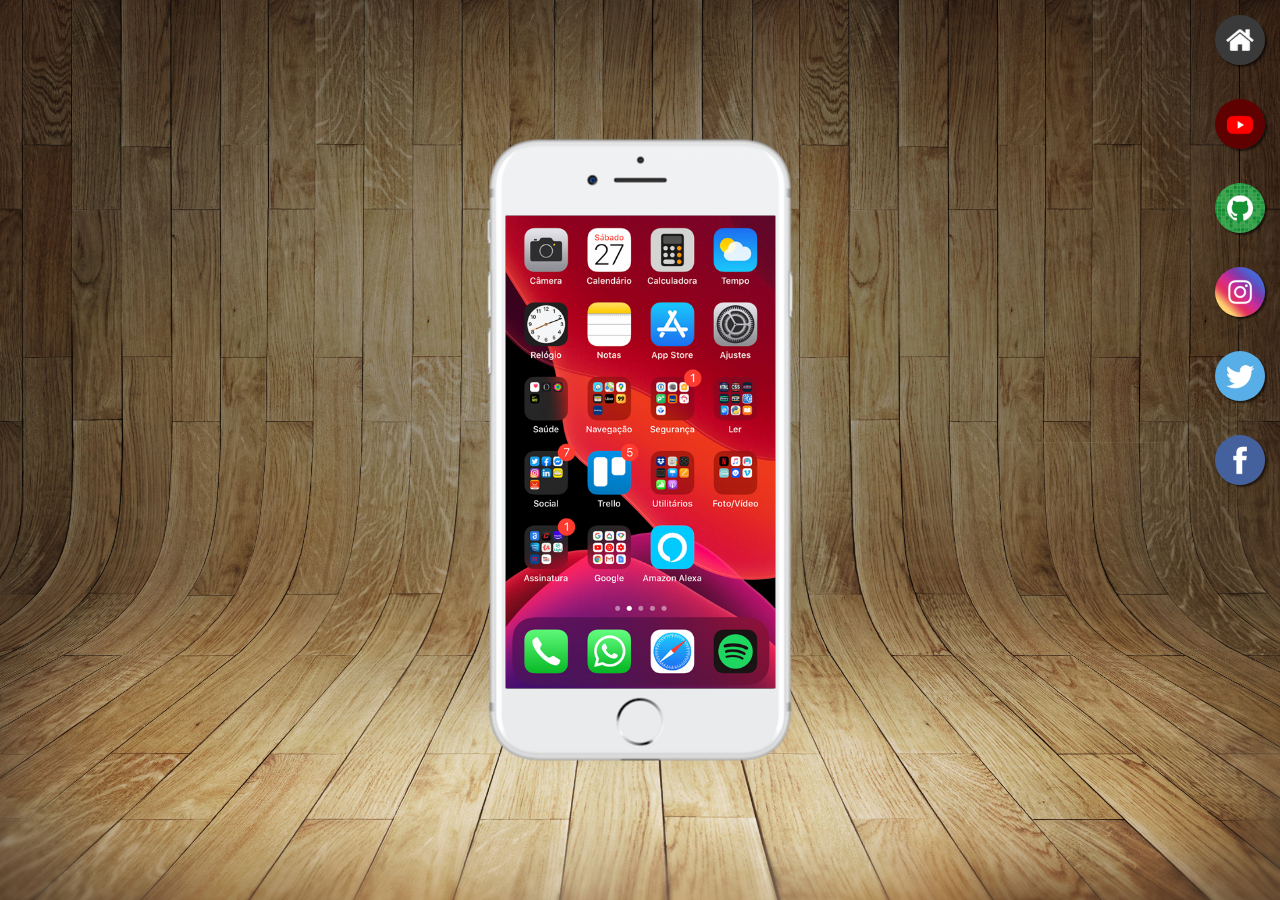
<file: index.html>
<!DOCTYPE html>
<html lang="pt-br">
<head>
    <meta charset="UTF-8">
    <meta name="viewport" content="width=device-width, initial-scale=1.0">
    <link rel="shortcut icon" href="favicon.ico" type="image/x-icon">
    <link rel="stylesheet" href="estilos/style.css">
    <title>Redes Sociais</title>
</head>
<body>
    <main>
        <section id="telefone">
            <iframe name="tela" id="tela" src="home.html" frameborder="0">
                <p>Seu navegador não é compatível</p>
            </iframe>
        </section>
        <section id="redes-sociais">
            <a href="home.html" target="tela"> <img src="imagens/logo-home.jpg" alt="Home"></a><br>
            <a href="youtube.html"" target="tela"> <img src="imagens/logo-youtube.jpg" alt="Youtube"></a><br>
            <a href="github.html" target="tela"><img src="imagens/logo-github.jpg" alt="Github"></a><br>
            <a href="instagram.html" target="tela"><img src="imagens/logo-instagram.jpg" alt="Instagram"></a><br>
            <a href="twitter.html" target="tela"><img src="imagens/logo-twitter.jpg" alt="twitter"></a><br>
            <a href="facebook.html" target="tela"><img src="imagens/logo-facebook.jpg" alt="Facebook"></a>
        </section>
    </main>
</body>
</html>
</file>
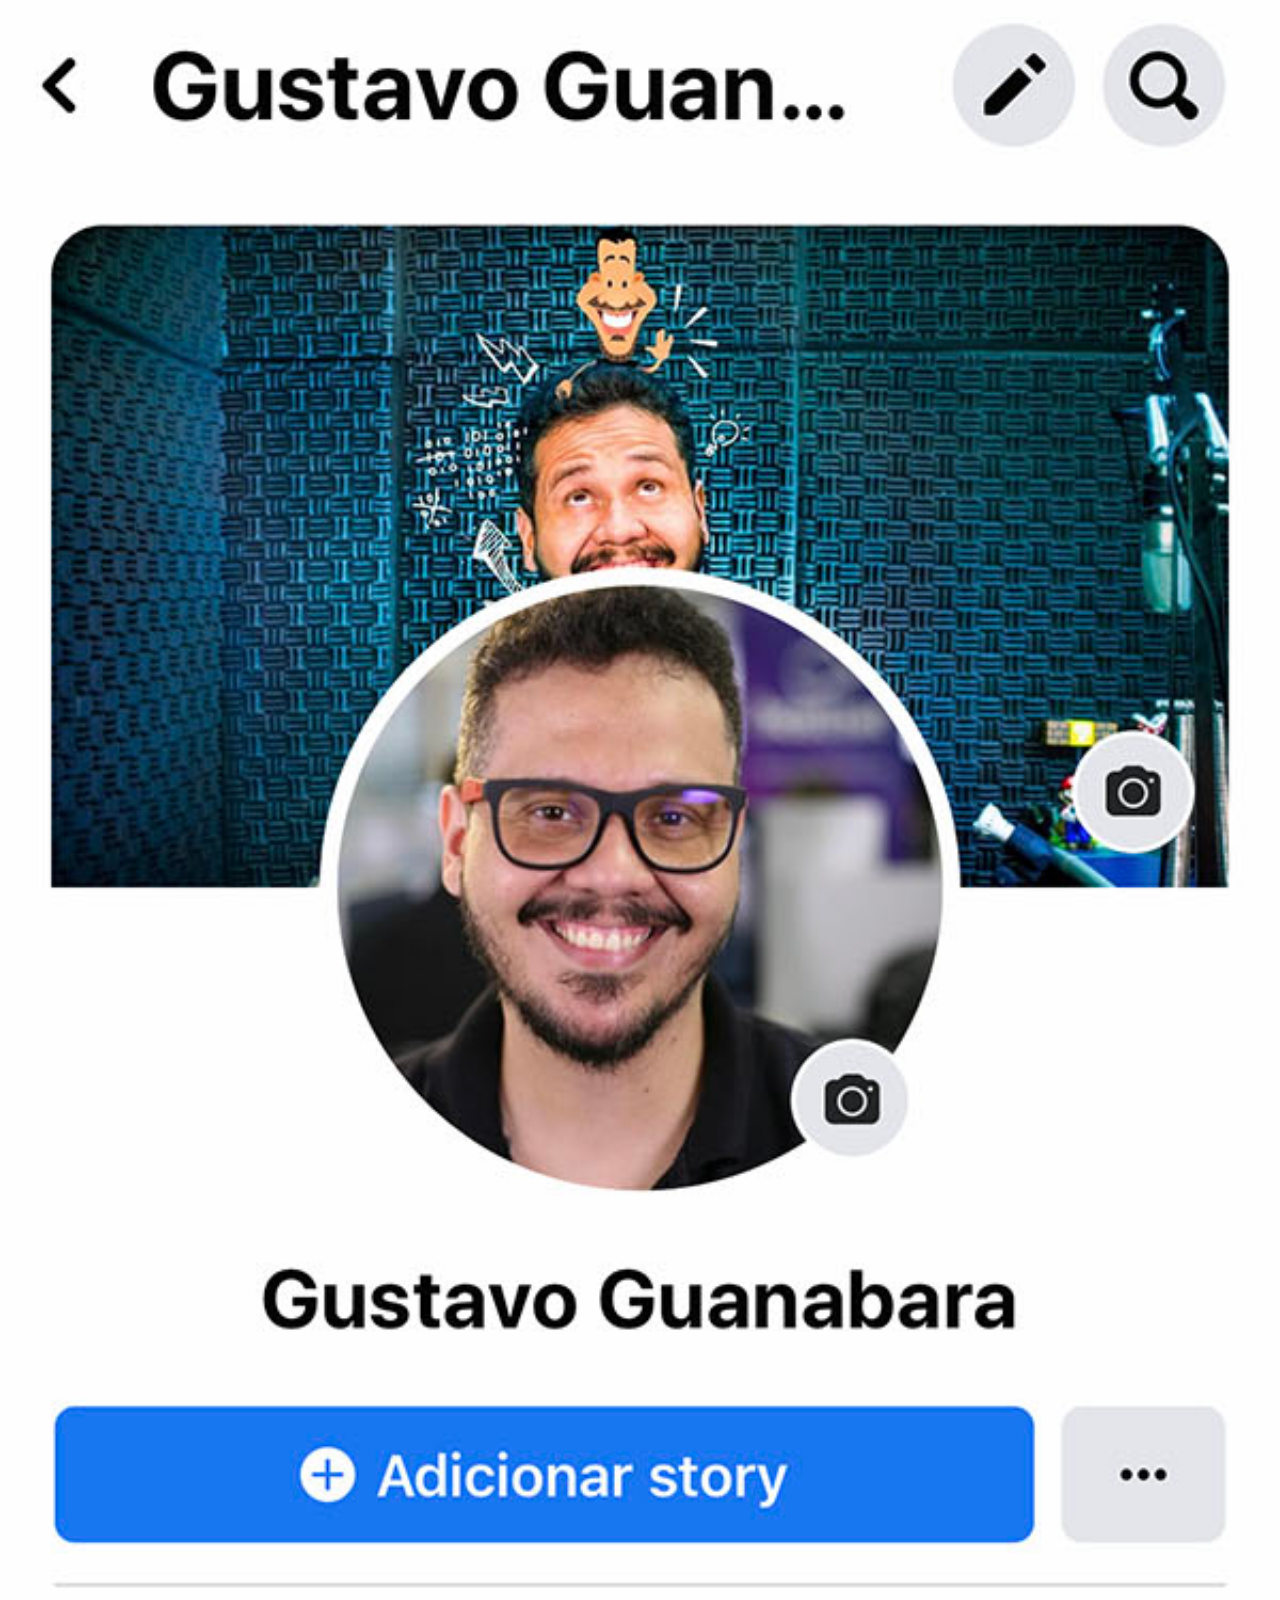
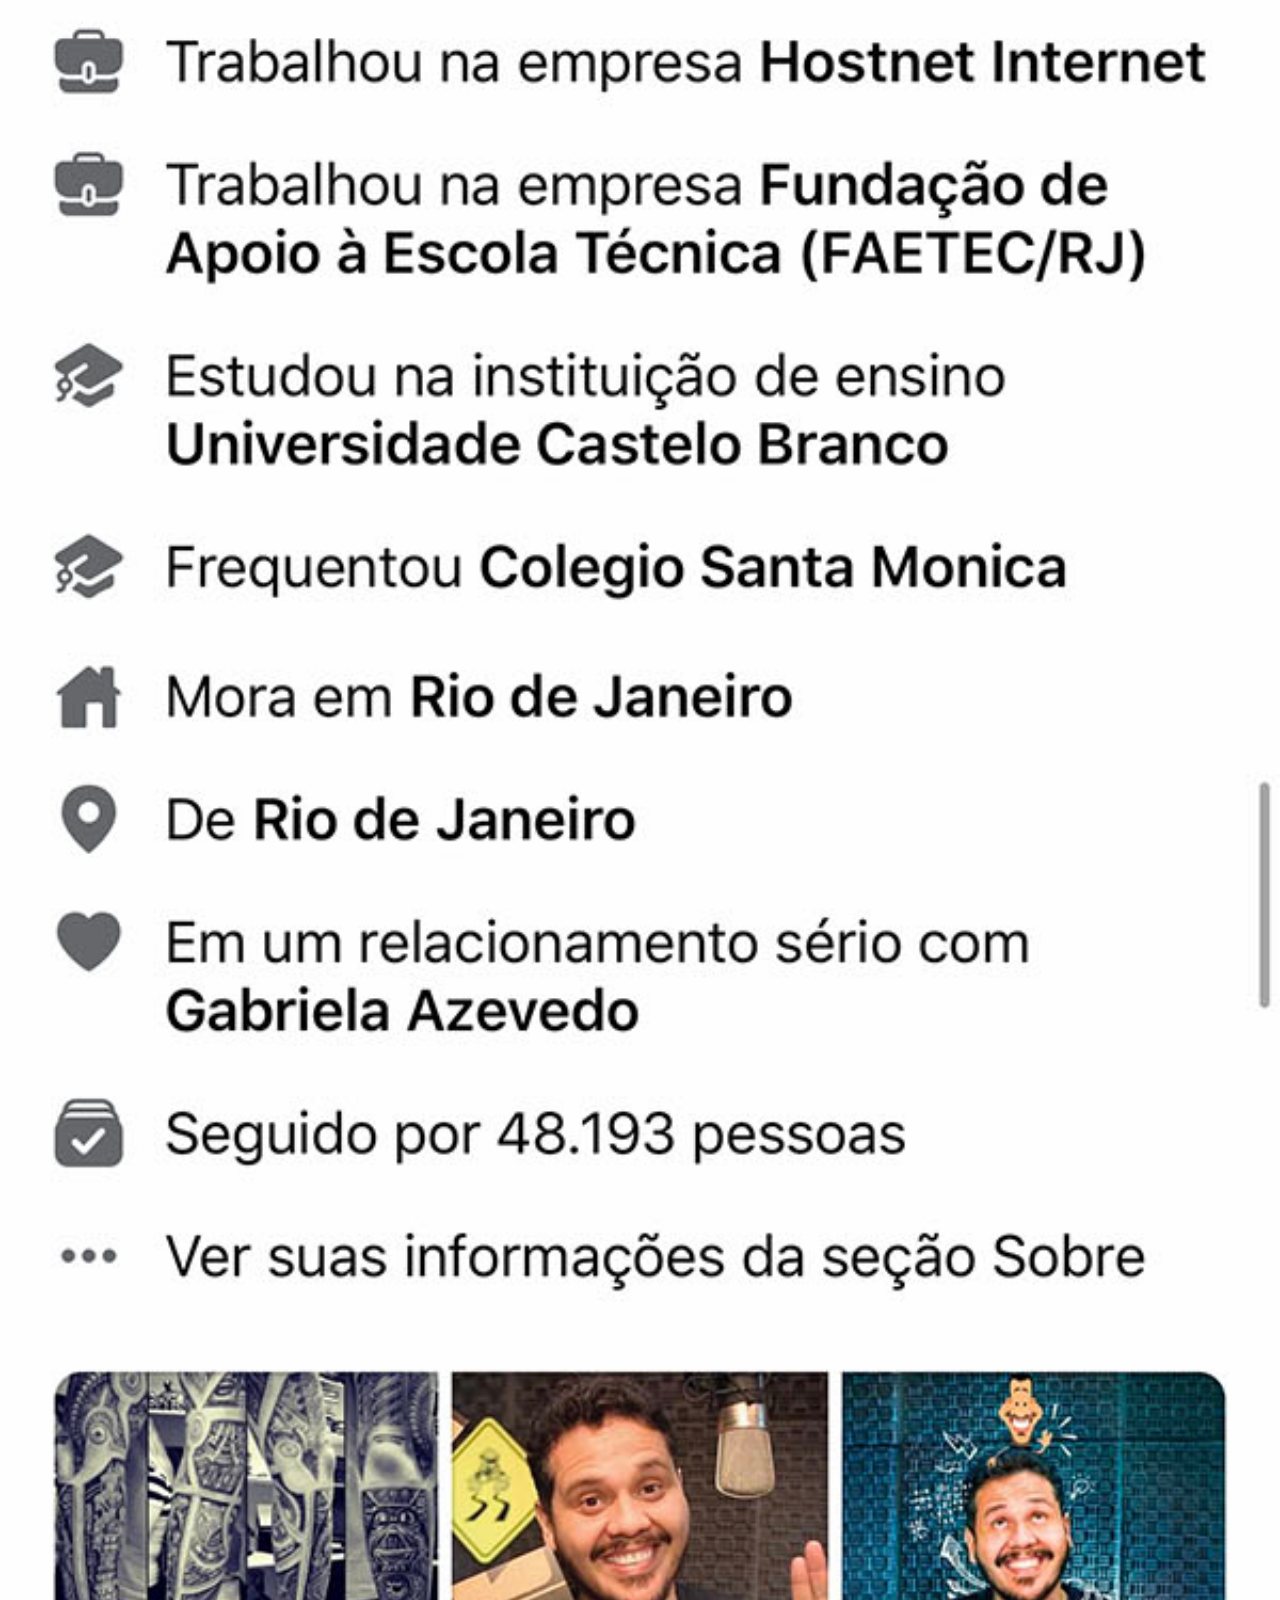
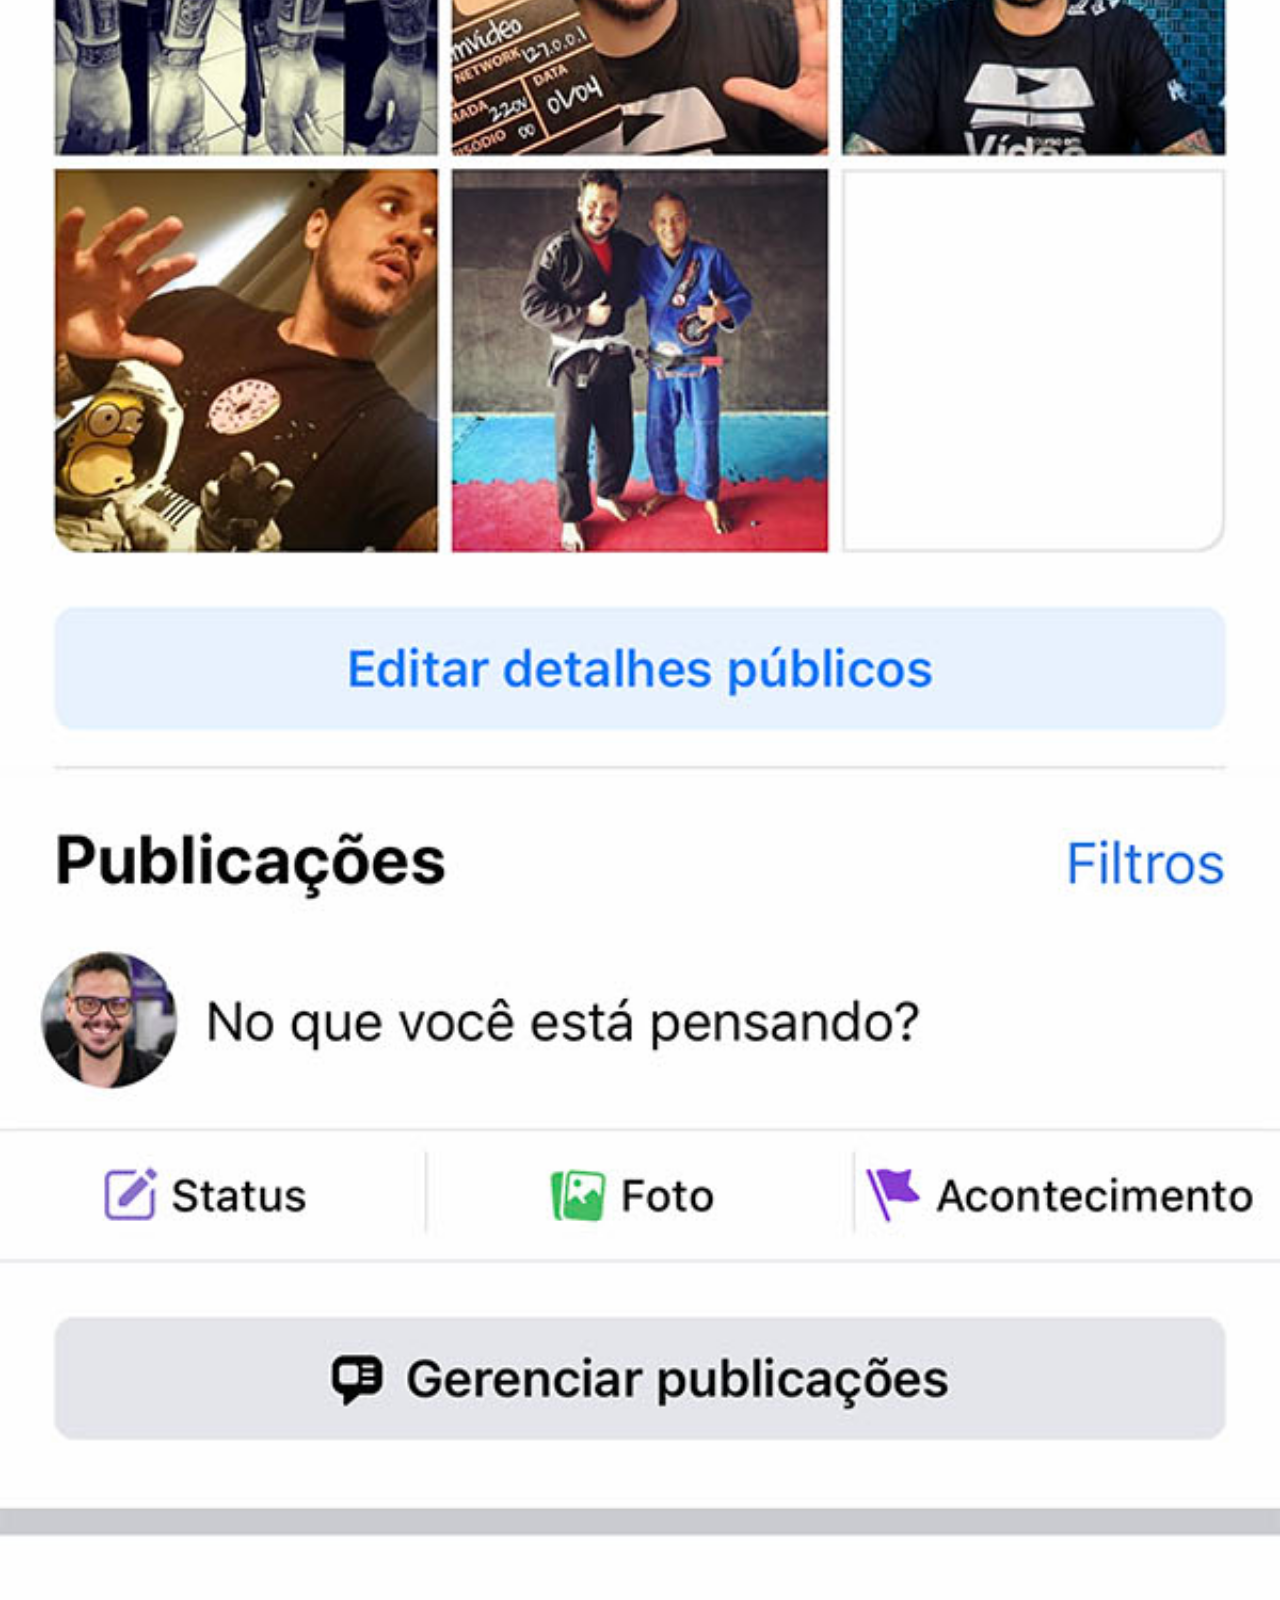
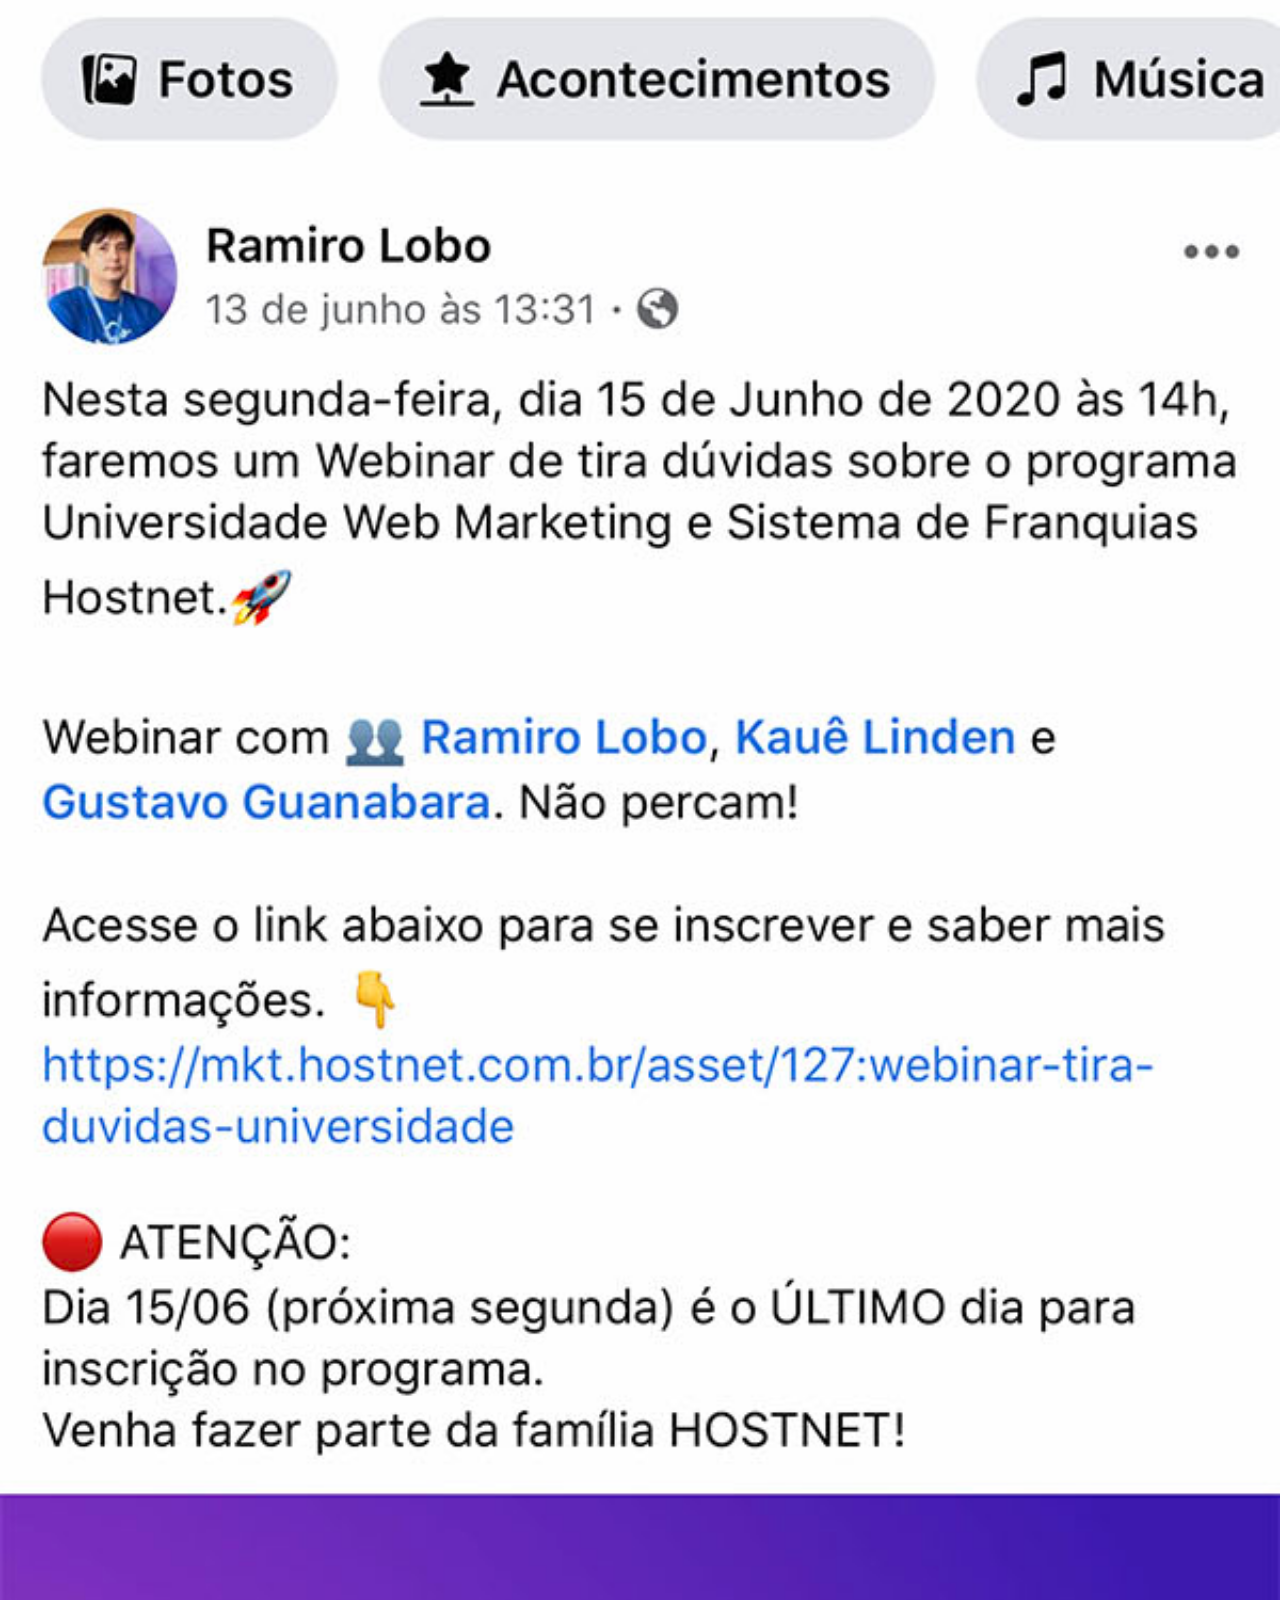
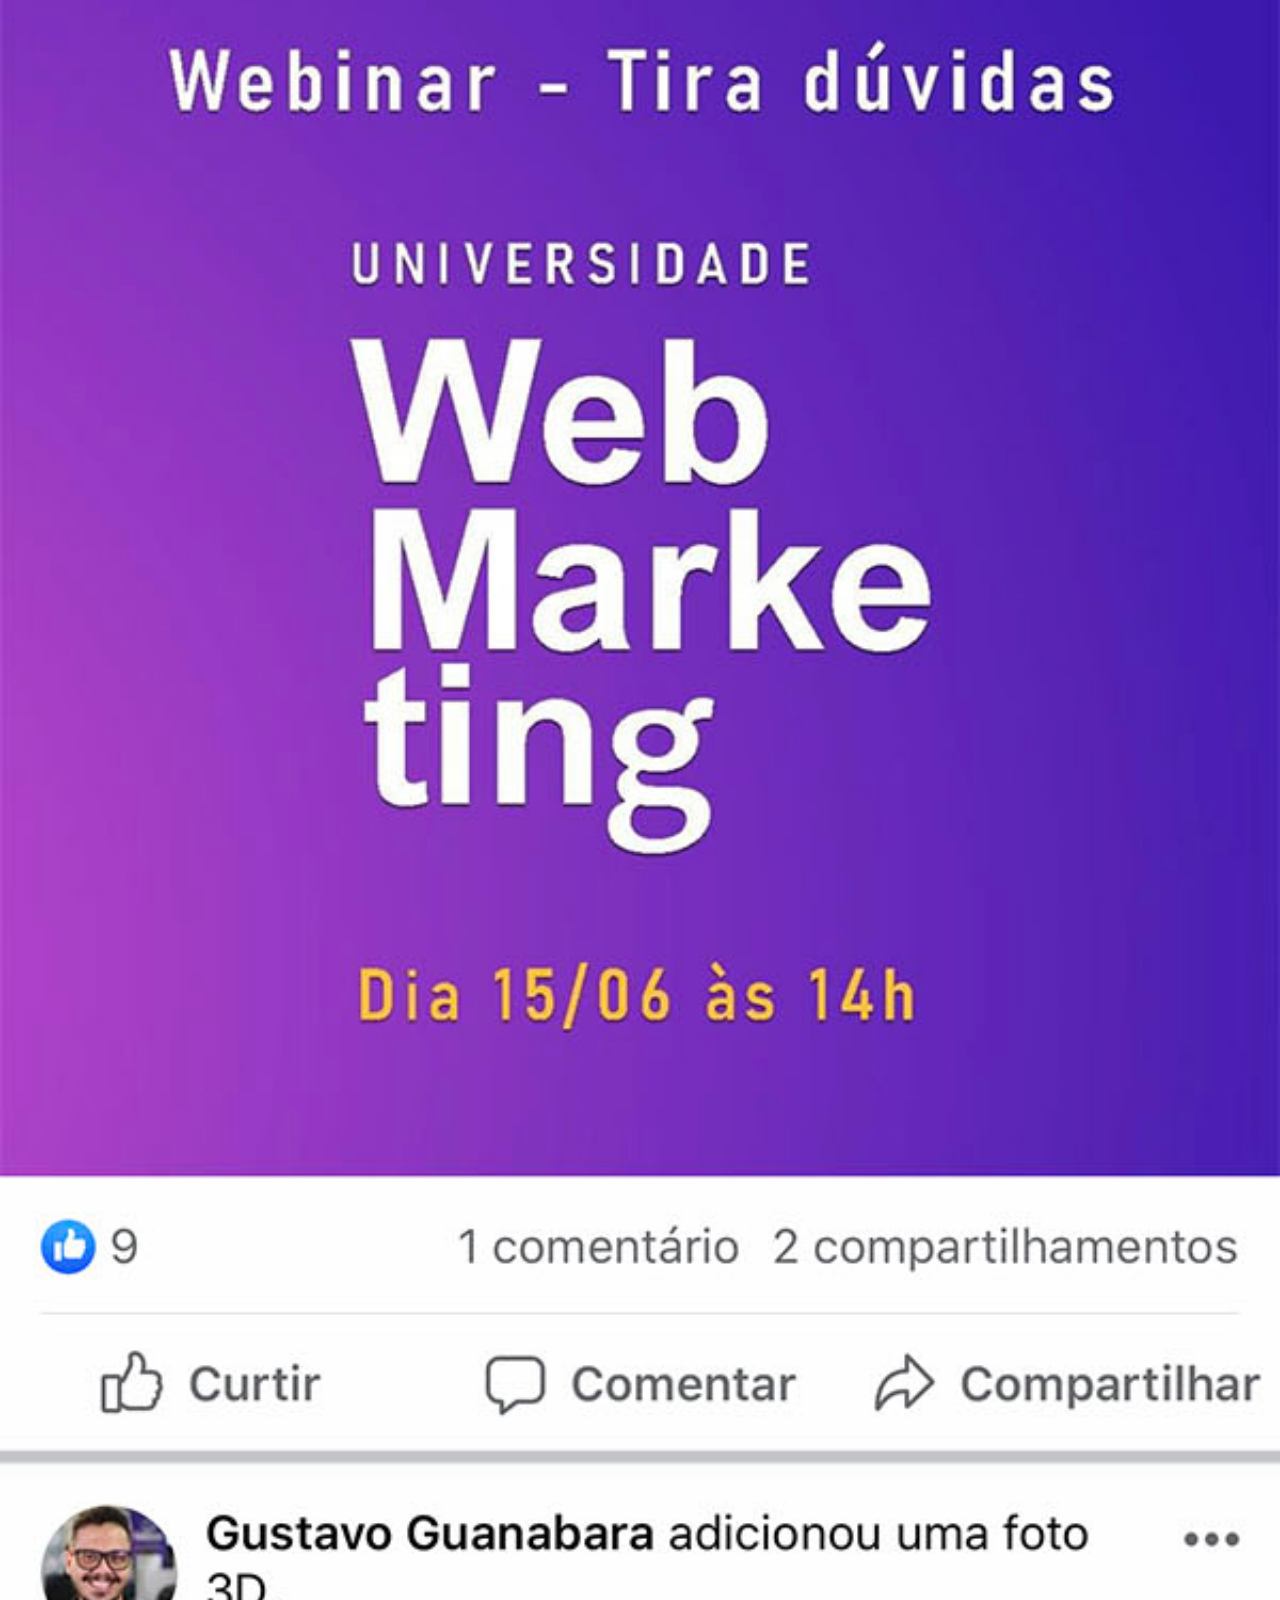
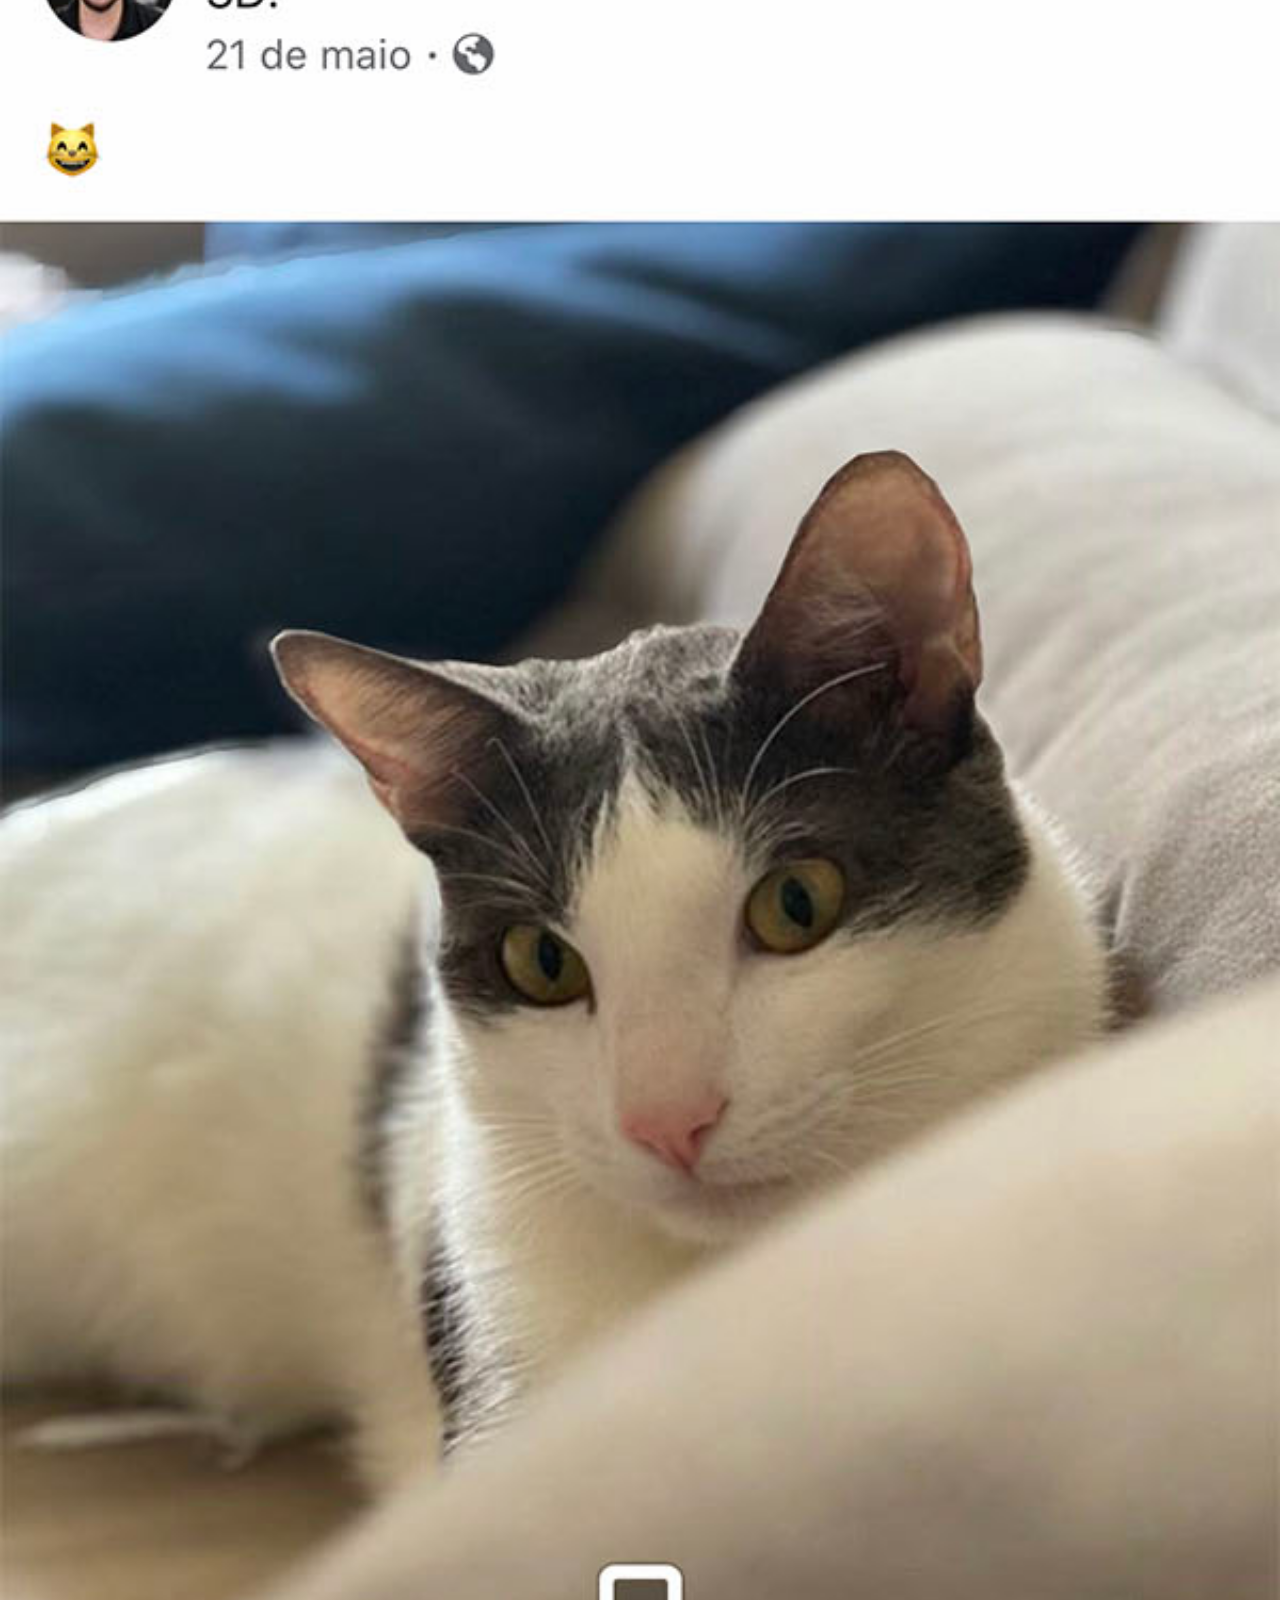
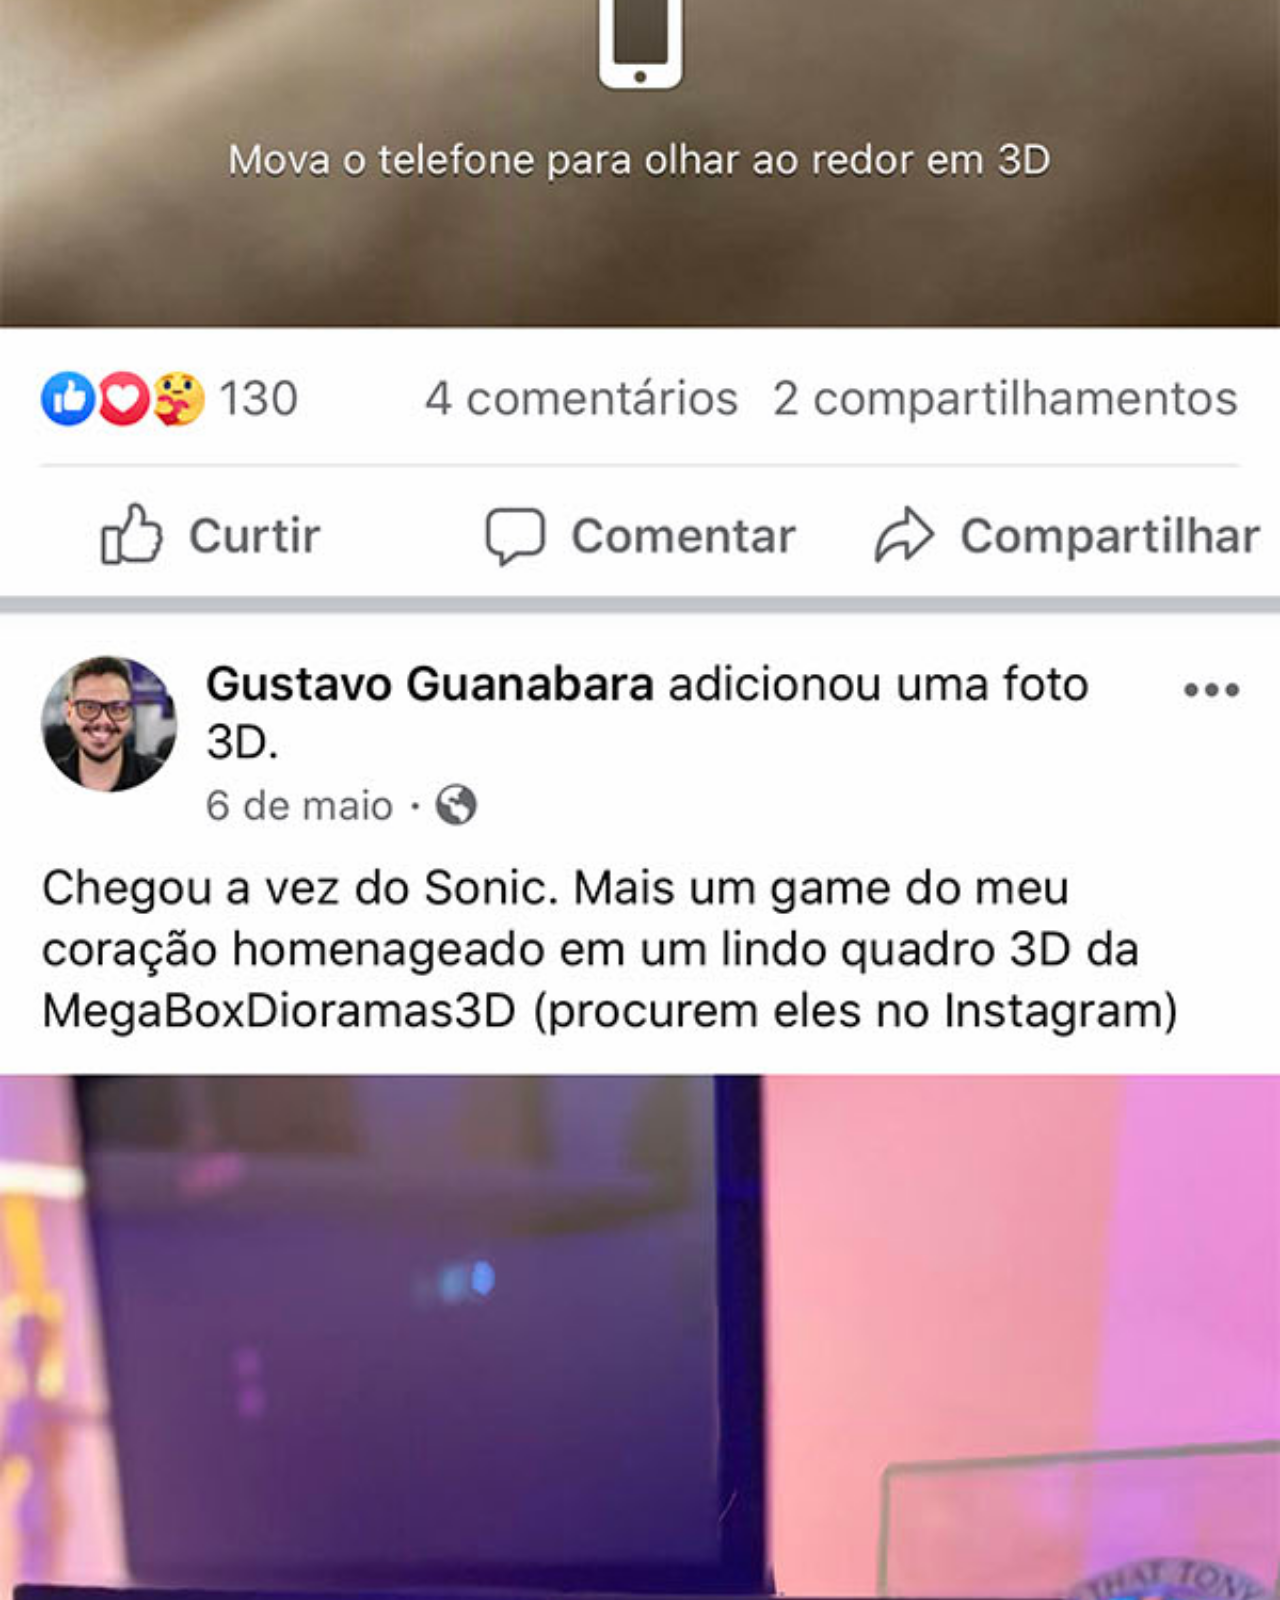
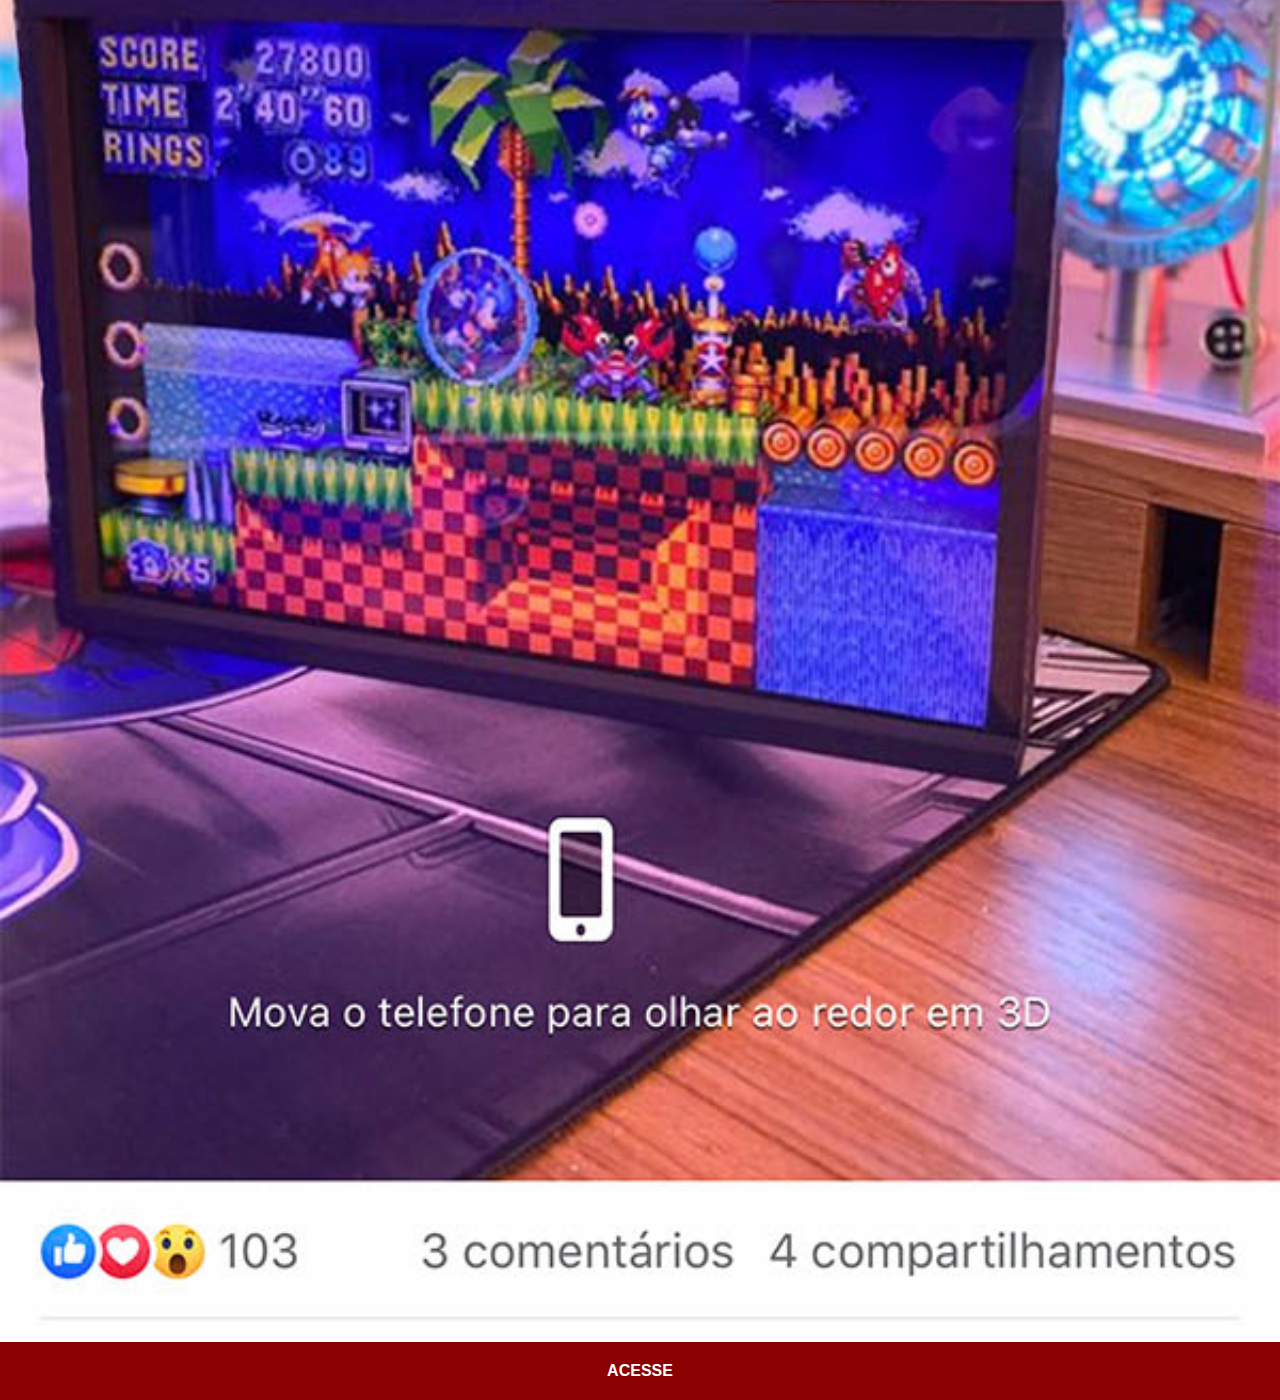
<file: facebook.html>
<!DOCTYPE html>
<html lang="pt-br">
<head>
    <meta charset="UTF-8">
    <meta name="viewport" content="width=device-width, initial-scale=1.0">
    <title>Facebook</title>
    <link rel="stylesheet" href="estilos/social.css">
</head>
<body>
    <img src="imagens/tela-facebook.jpg" alt="Facebook">
    <a href="#">ACESSE</a>
</body>
</html>
</file>
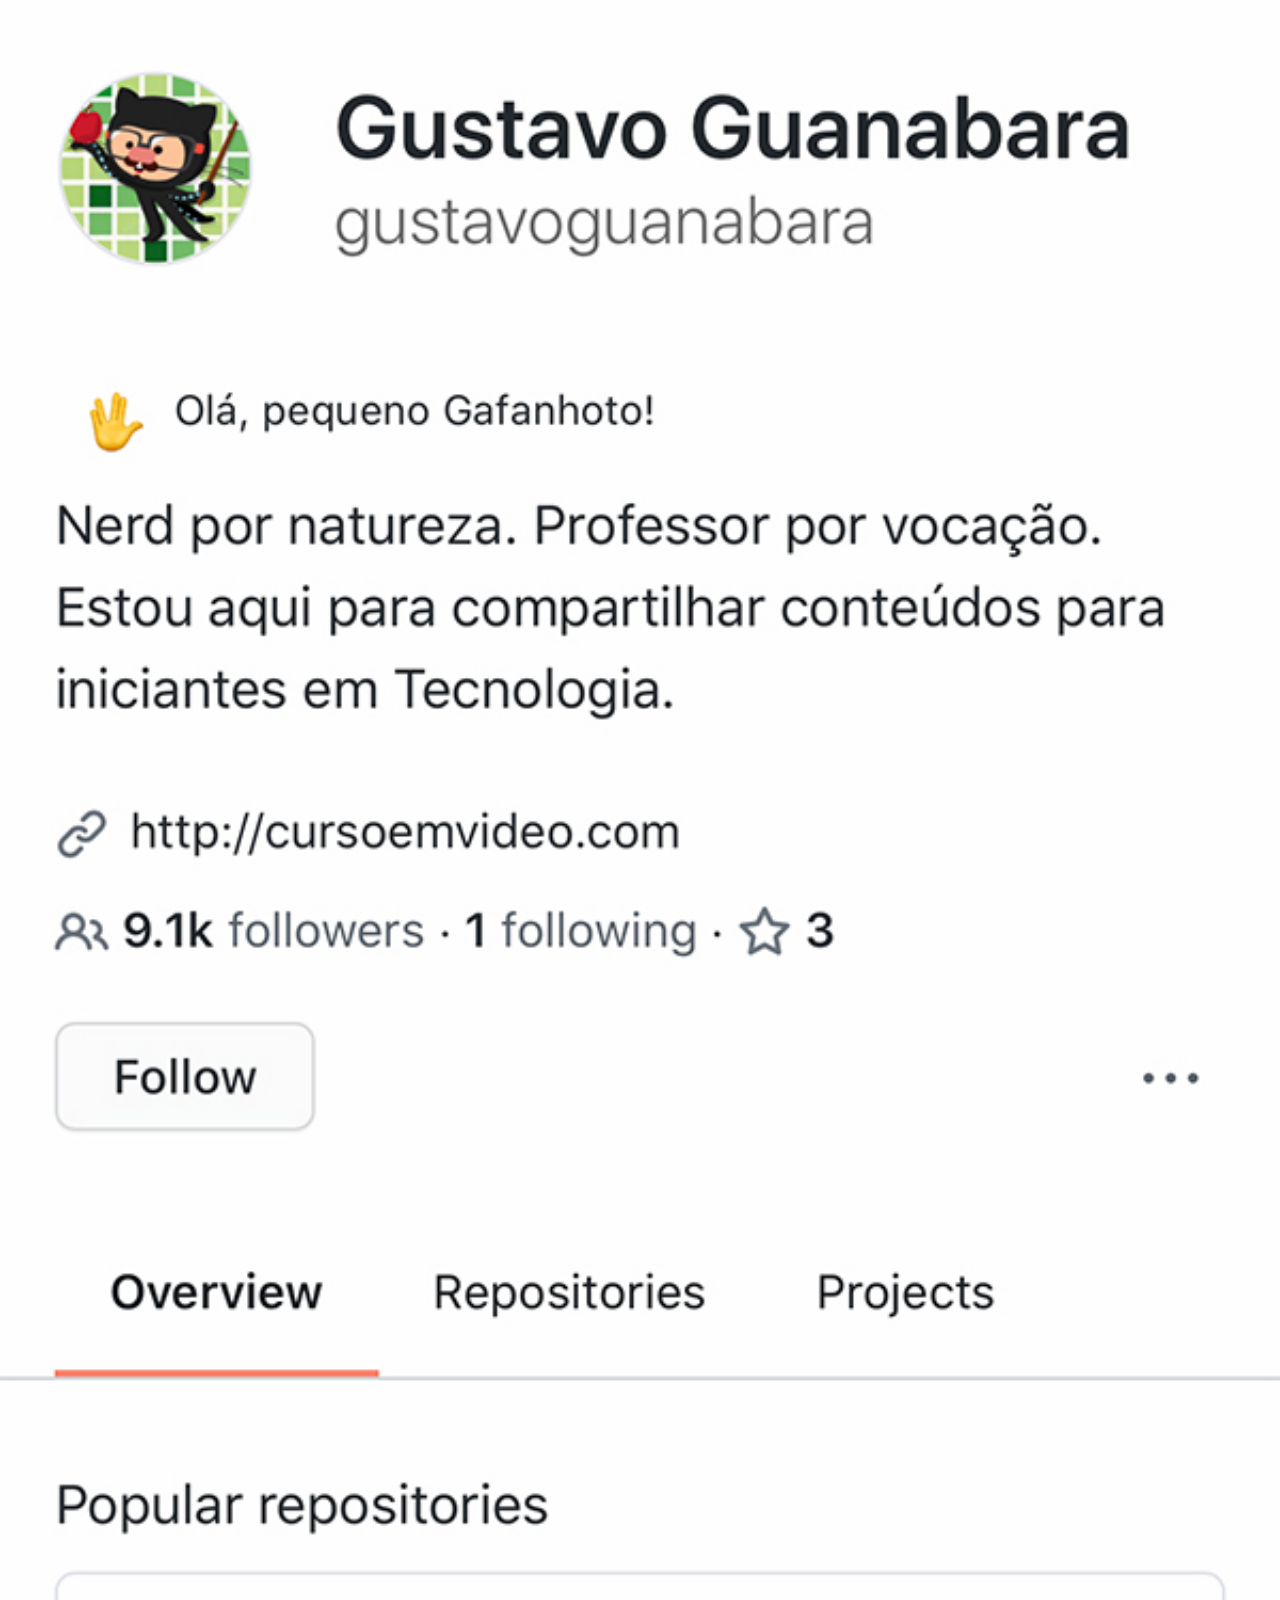
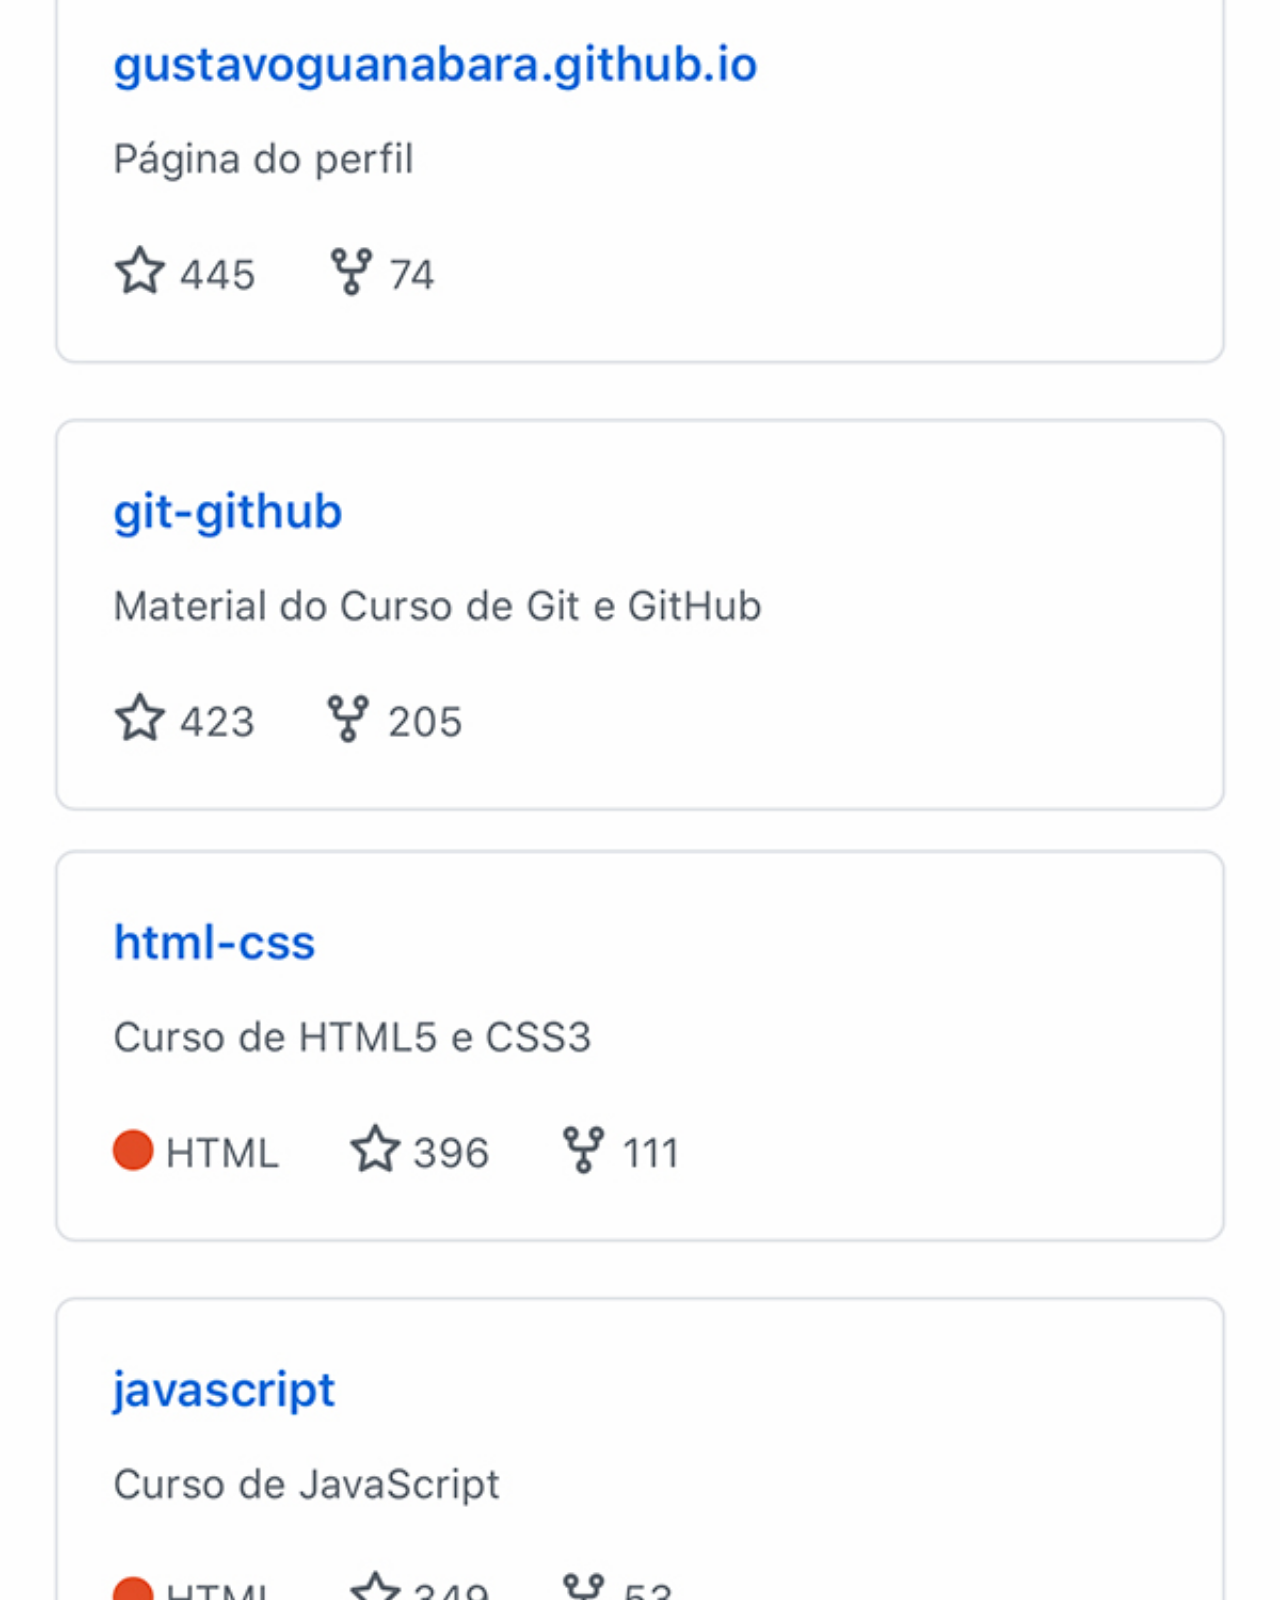
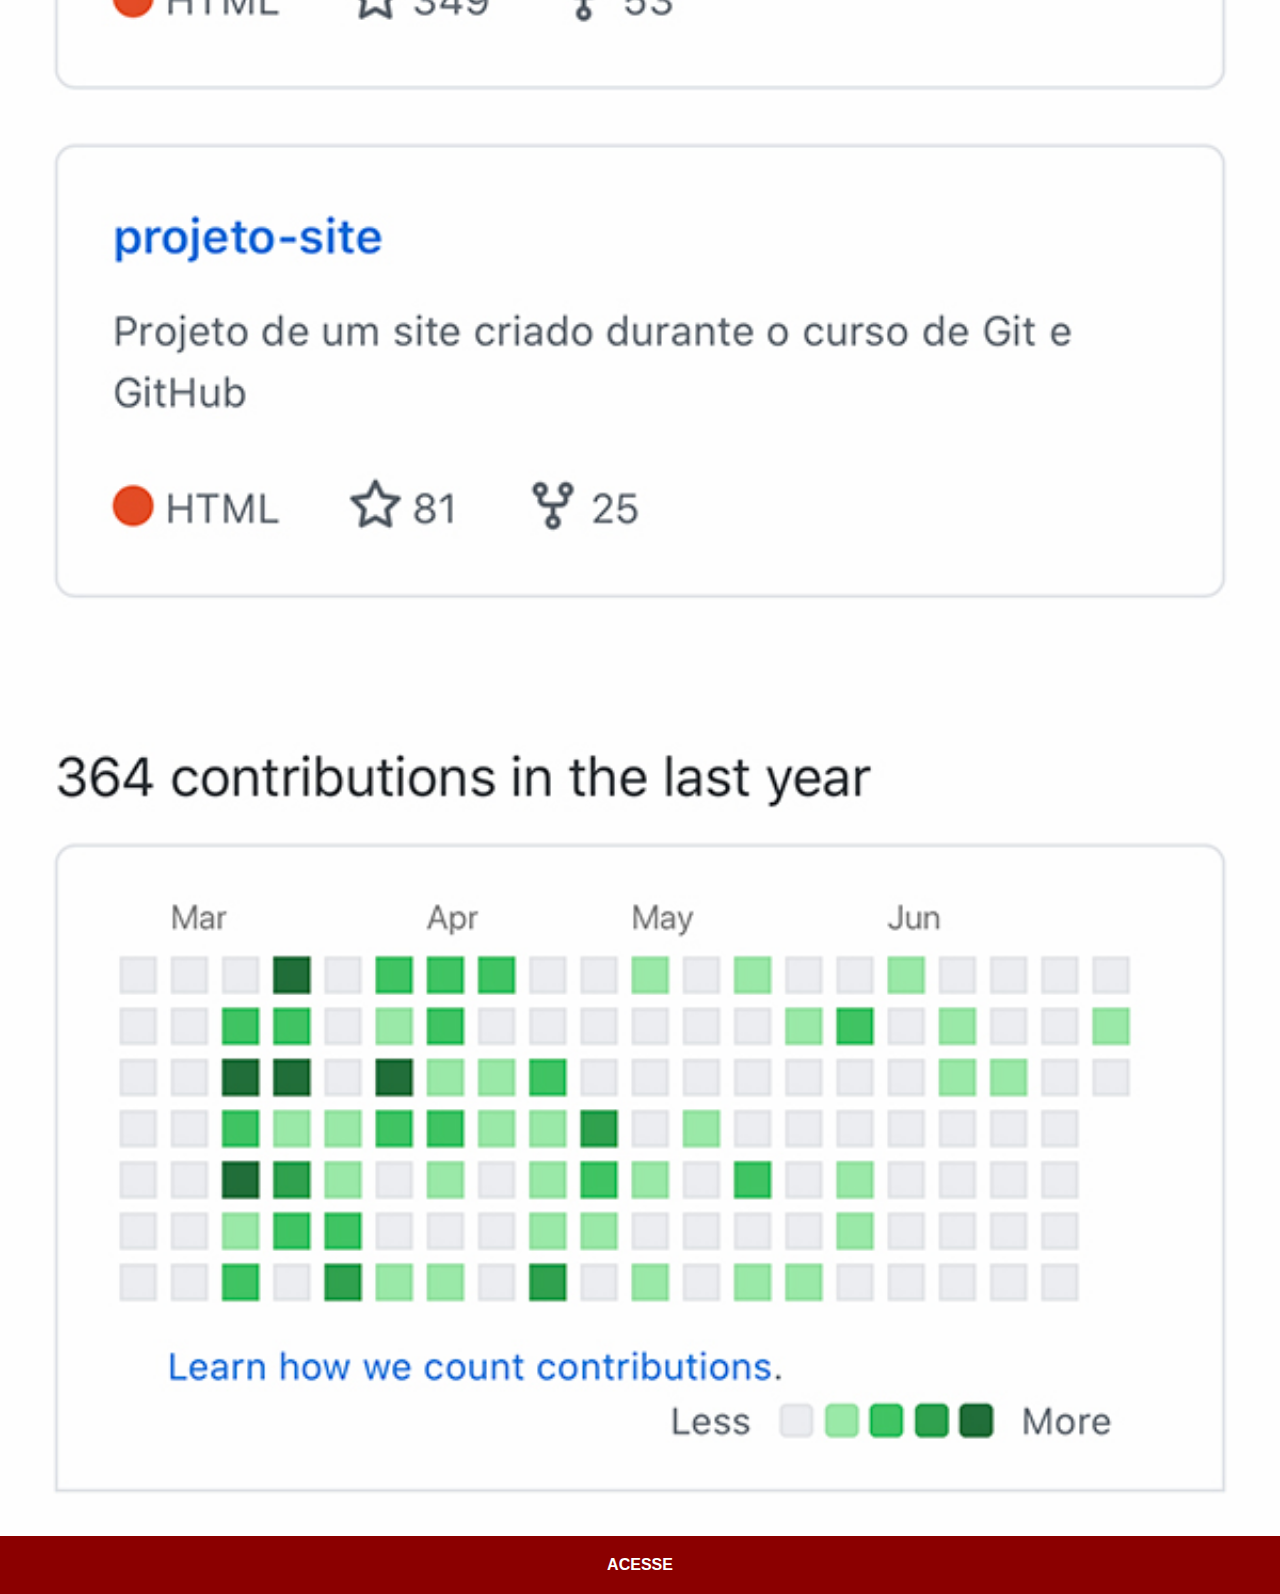
<file: github.html>
<!DOCTYPE html>
<html lang="pt-br">
<head>
    <meta charset="UTF-8">
    <meta name="viewport" content="width=device-width, initial-scale=1.0">
    <title>Github</title>
    <link rel="stylesheet" href="estilos/social.css">
</head>
<body>
    <img src="imagens/tela-github.jpg" alt="Github">
    <a href="https://github.com/gustavoguanabara/" target="_blank">ACESSE</a>
</body>
</html>
</file>
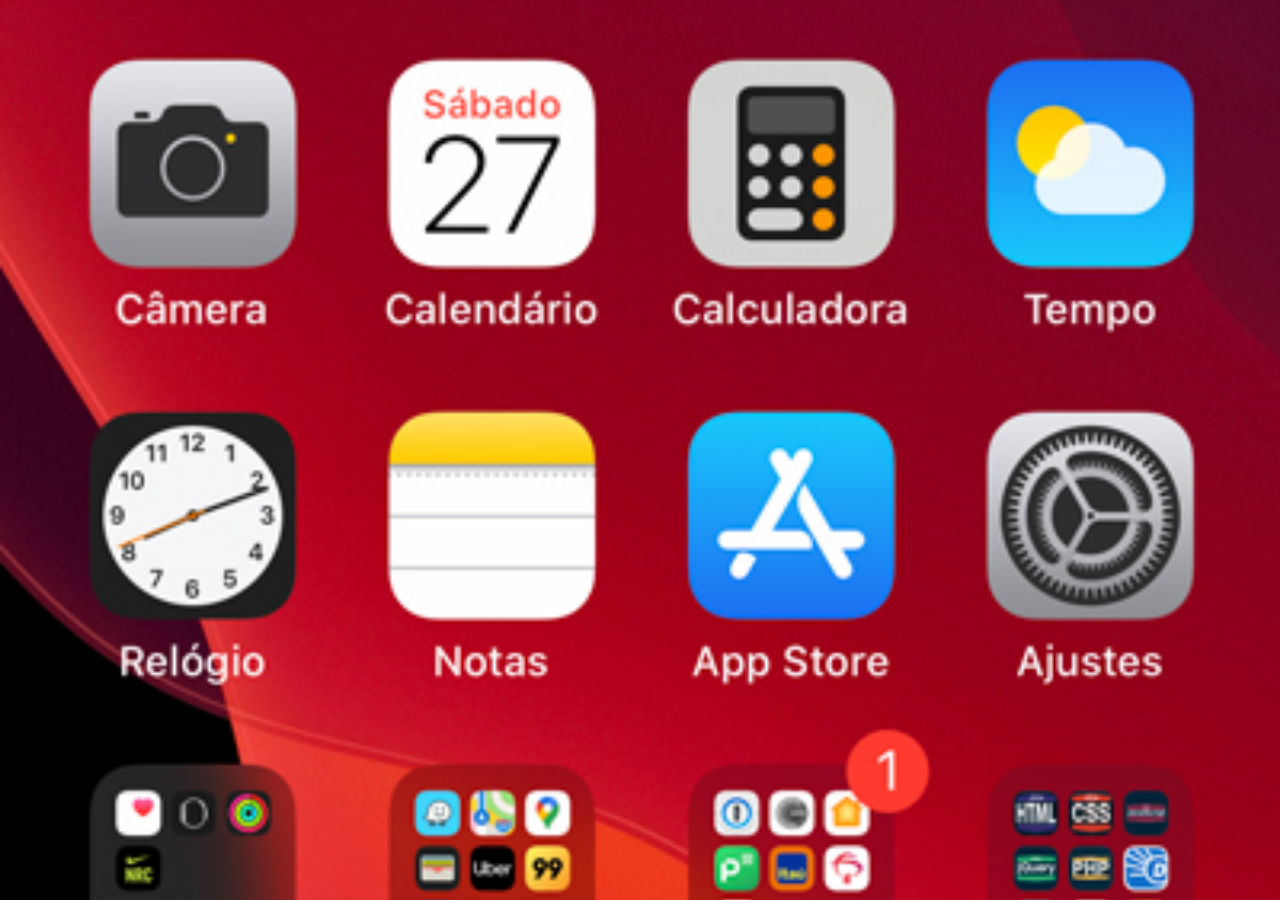
<file: home.html>
<!DOCTYPE html>
<html lang="pt-br">
<head>
    <meta charset="UTF-8">
    <meta name="viewport" content="width=device-width, initial-scale=1.0">
    <title>Home</title>
    <style>
        *{
            margin: 0px;
            padding: 0px;
        }
        body{
            width: 100vw;
            height: 100vh;

            background: black url(imagens/tela-home.jpg) no-repeat top center;
            background-size: cover;
        }
    </style>
</head>
<body>
    
</body>
</html>
</file>
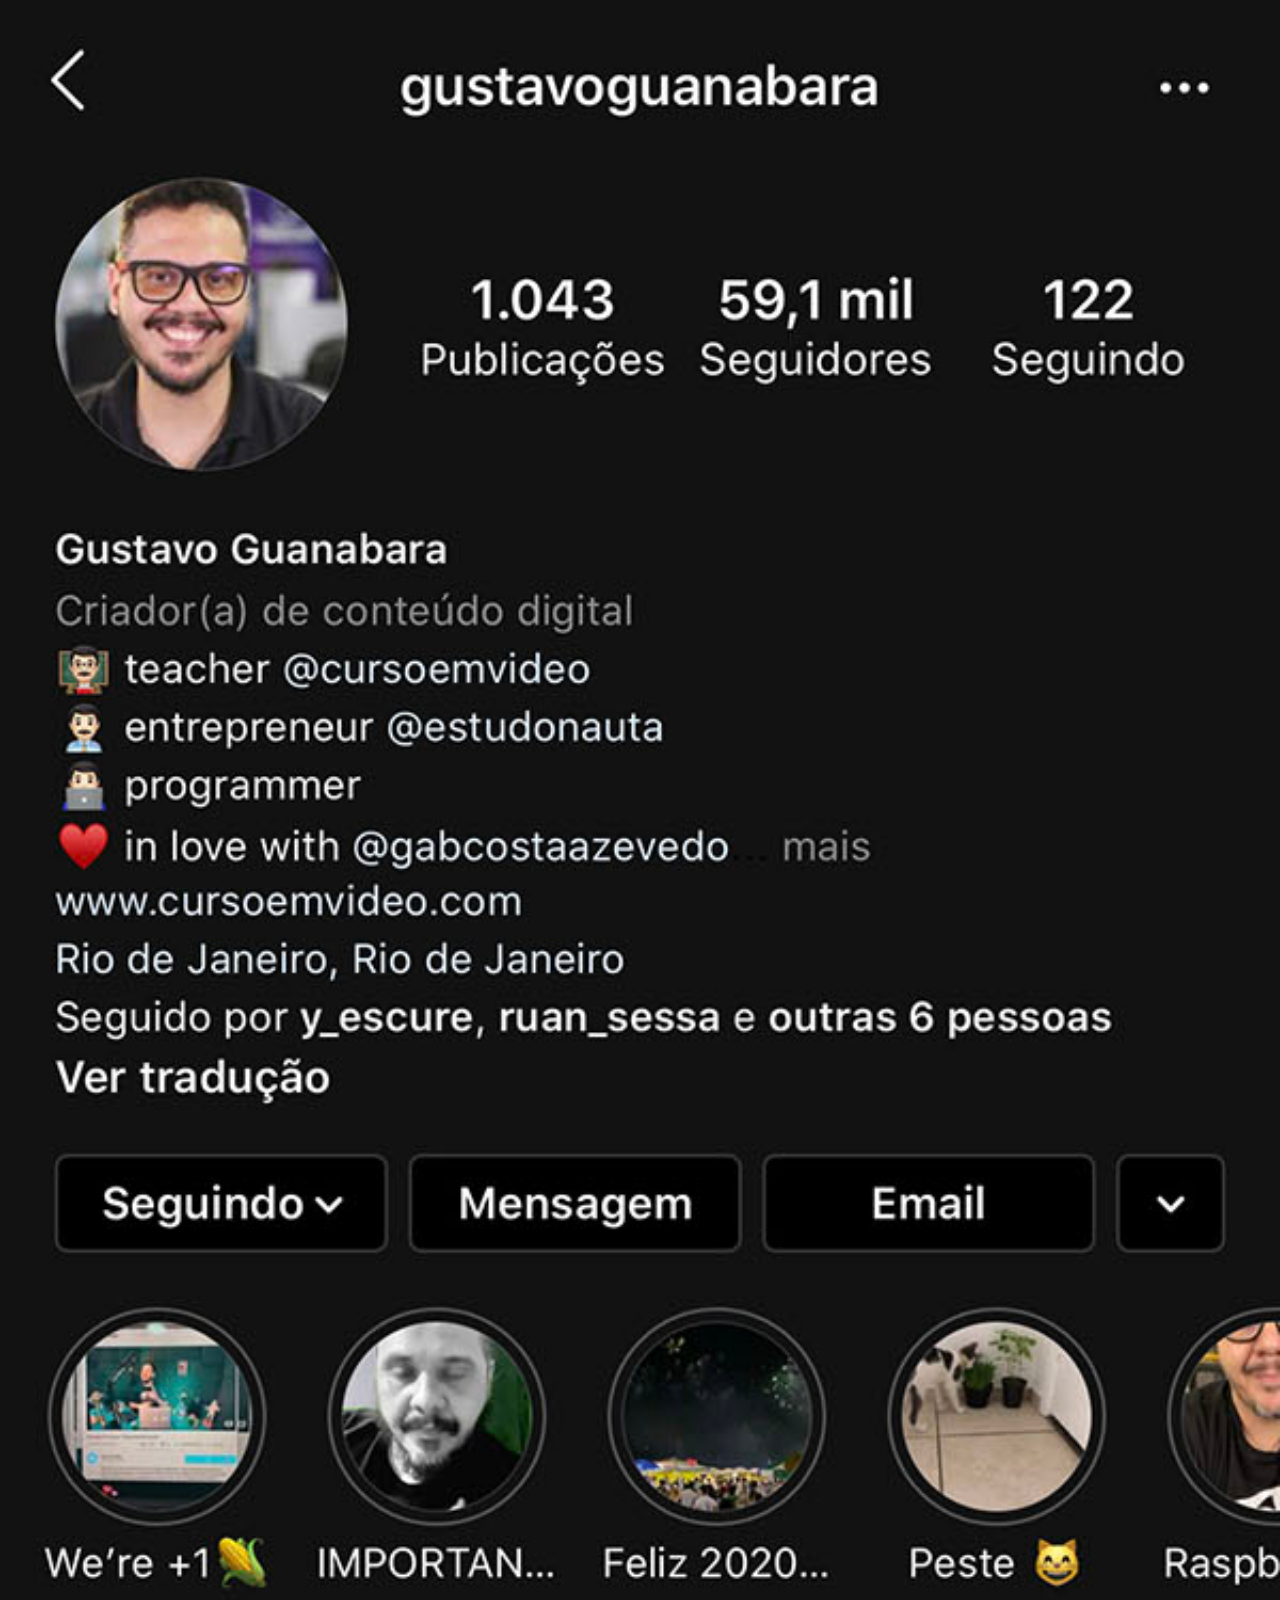
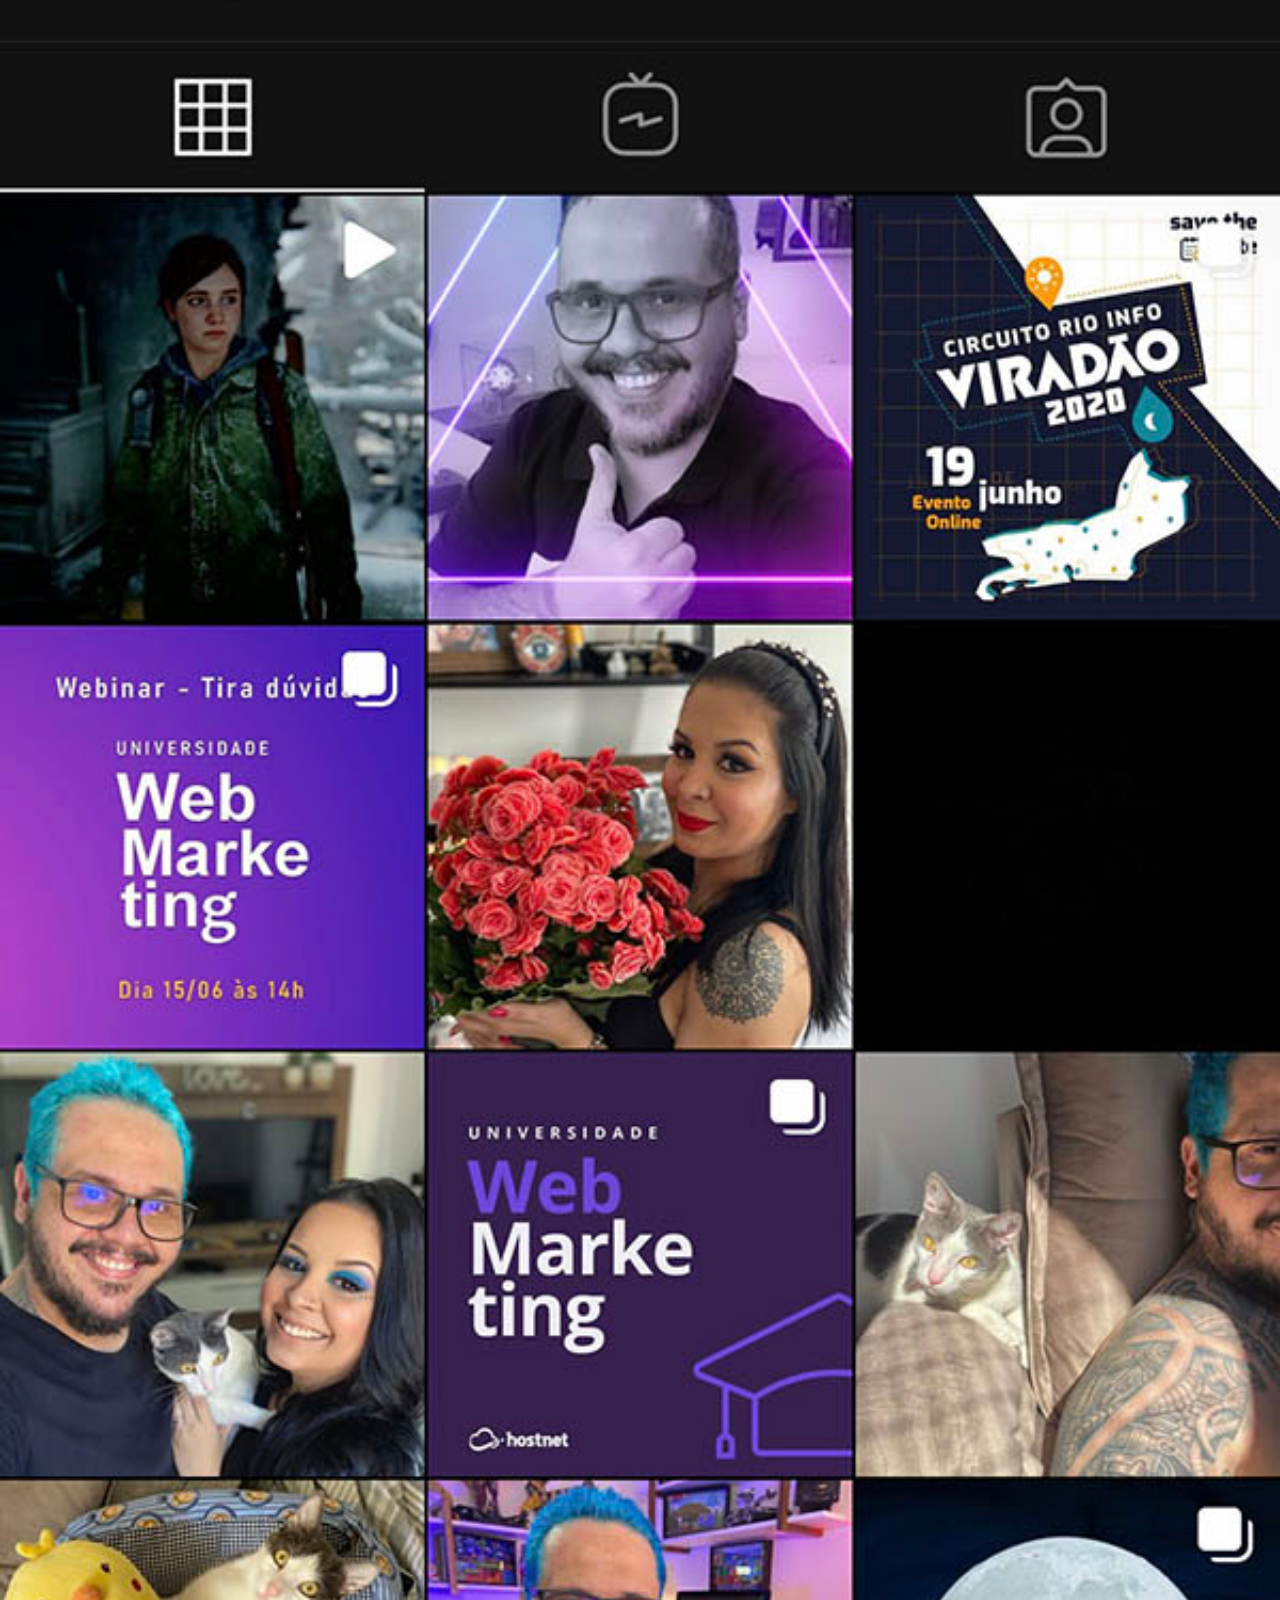
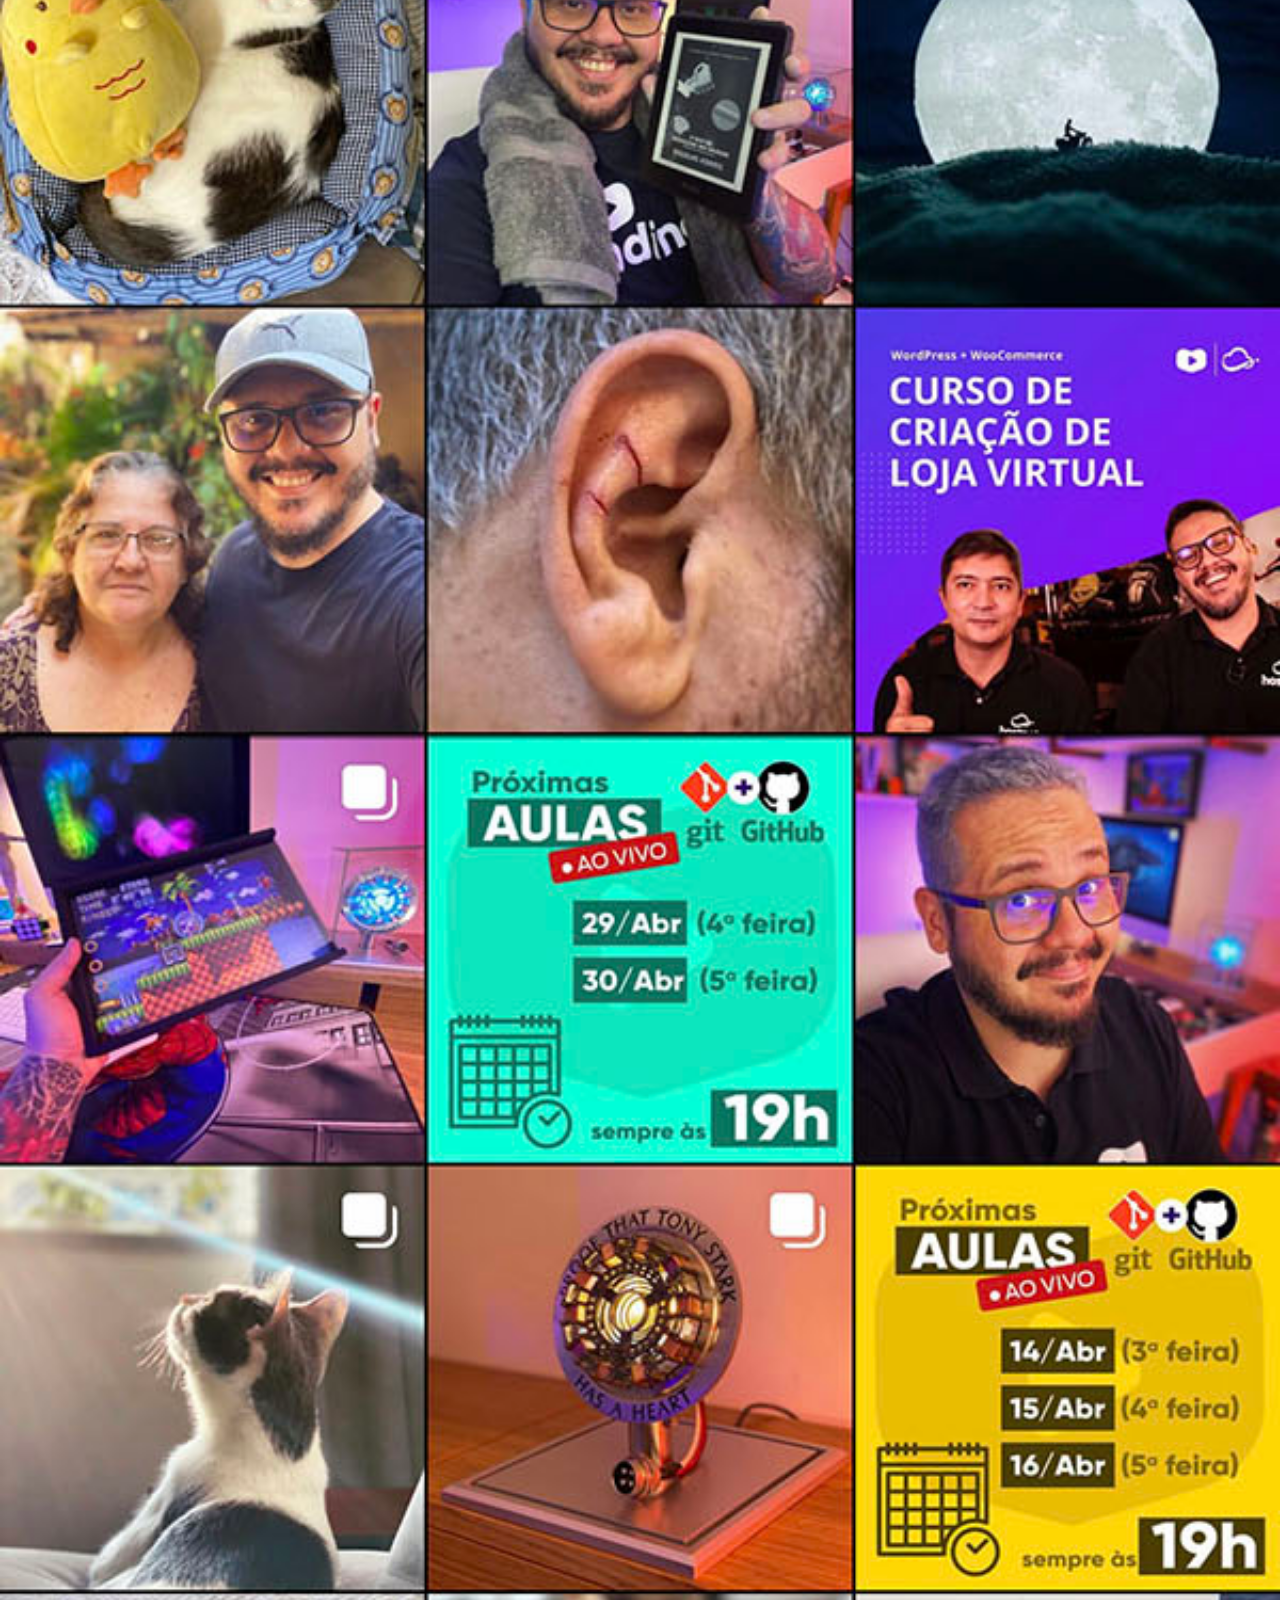
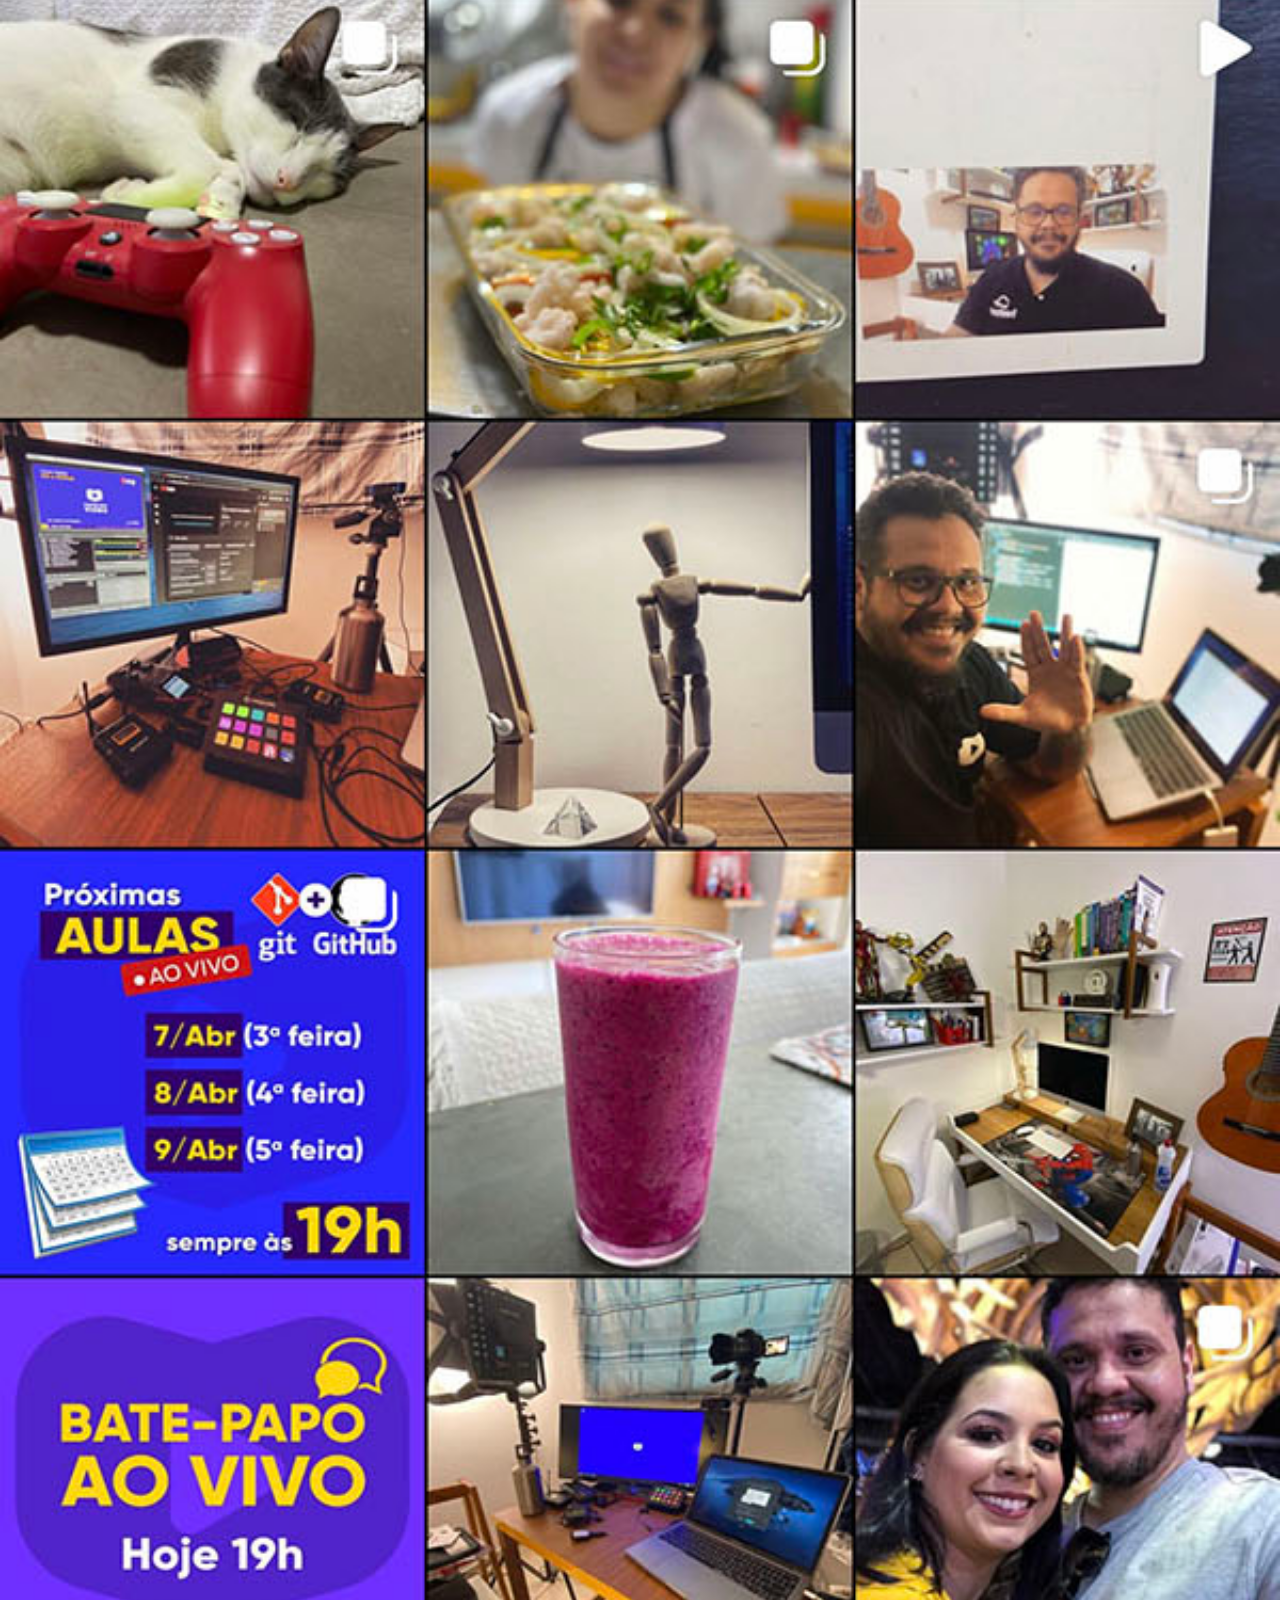
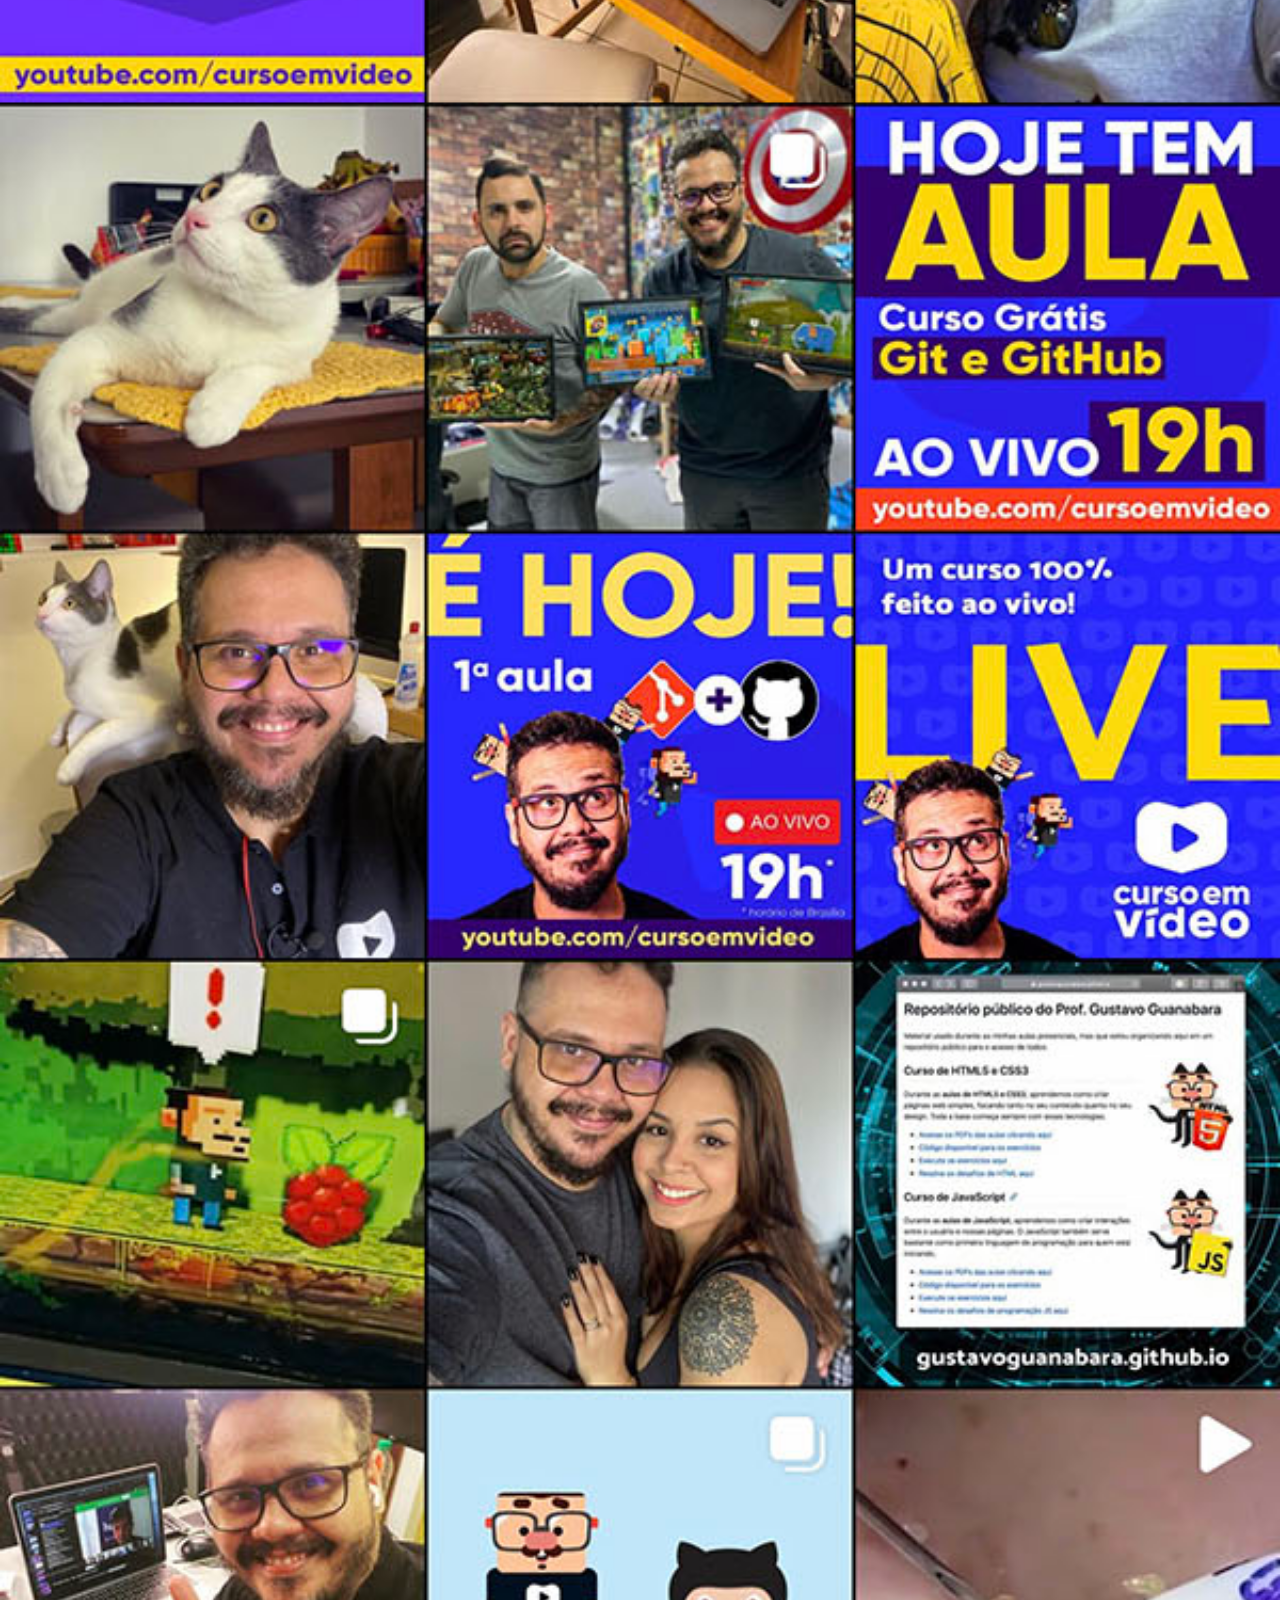
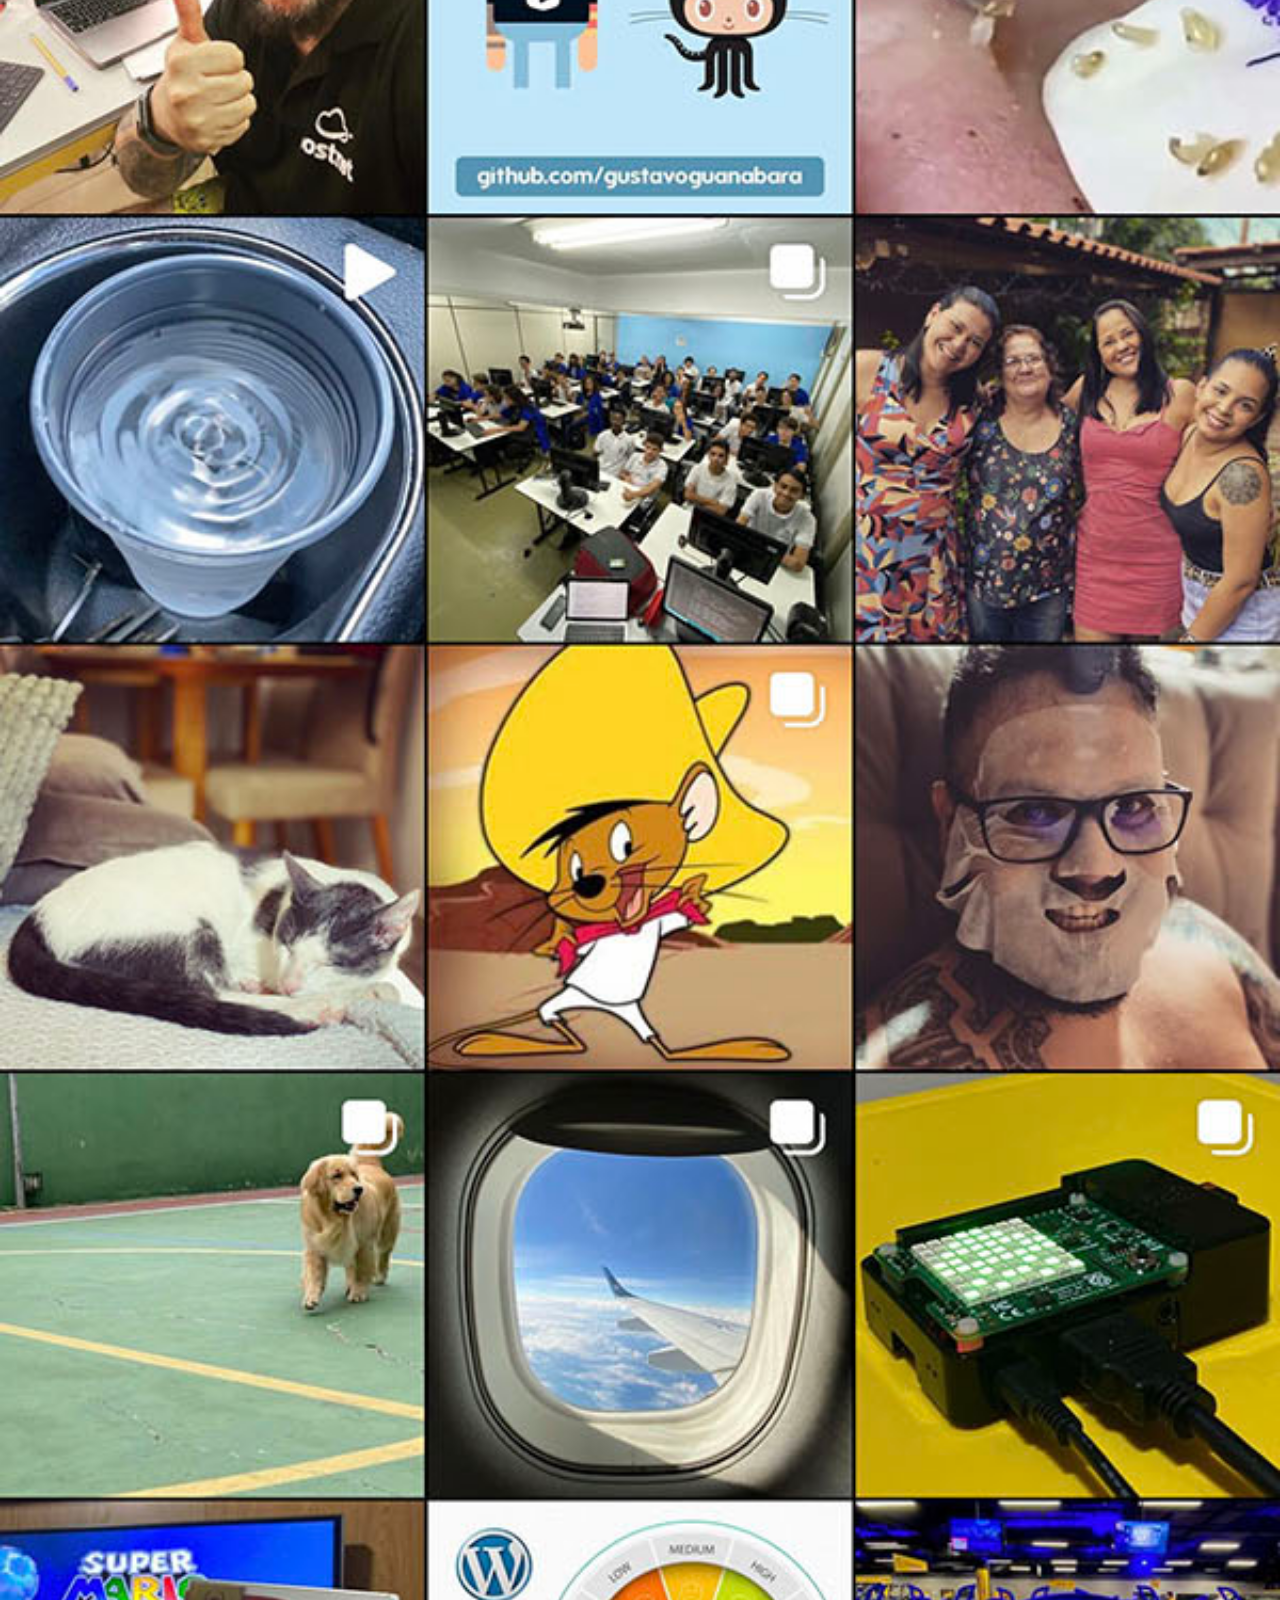
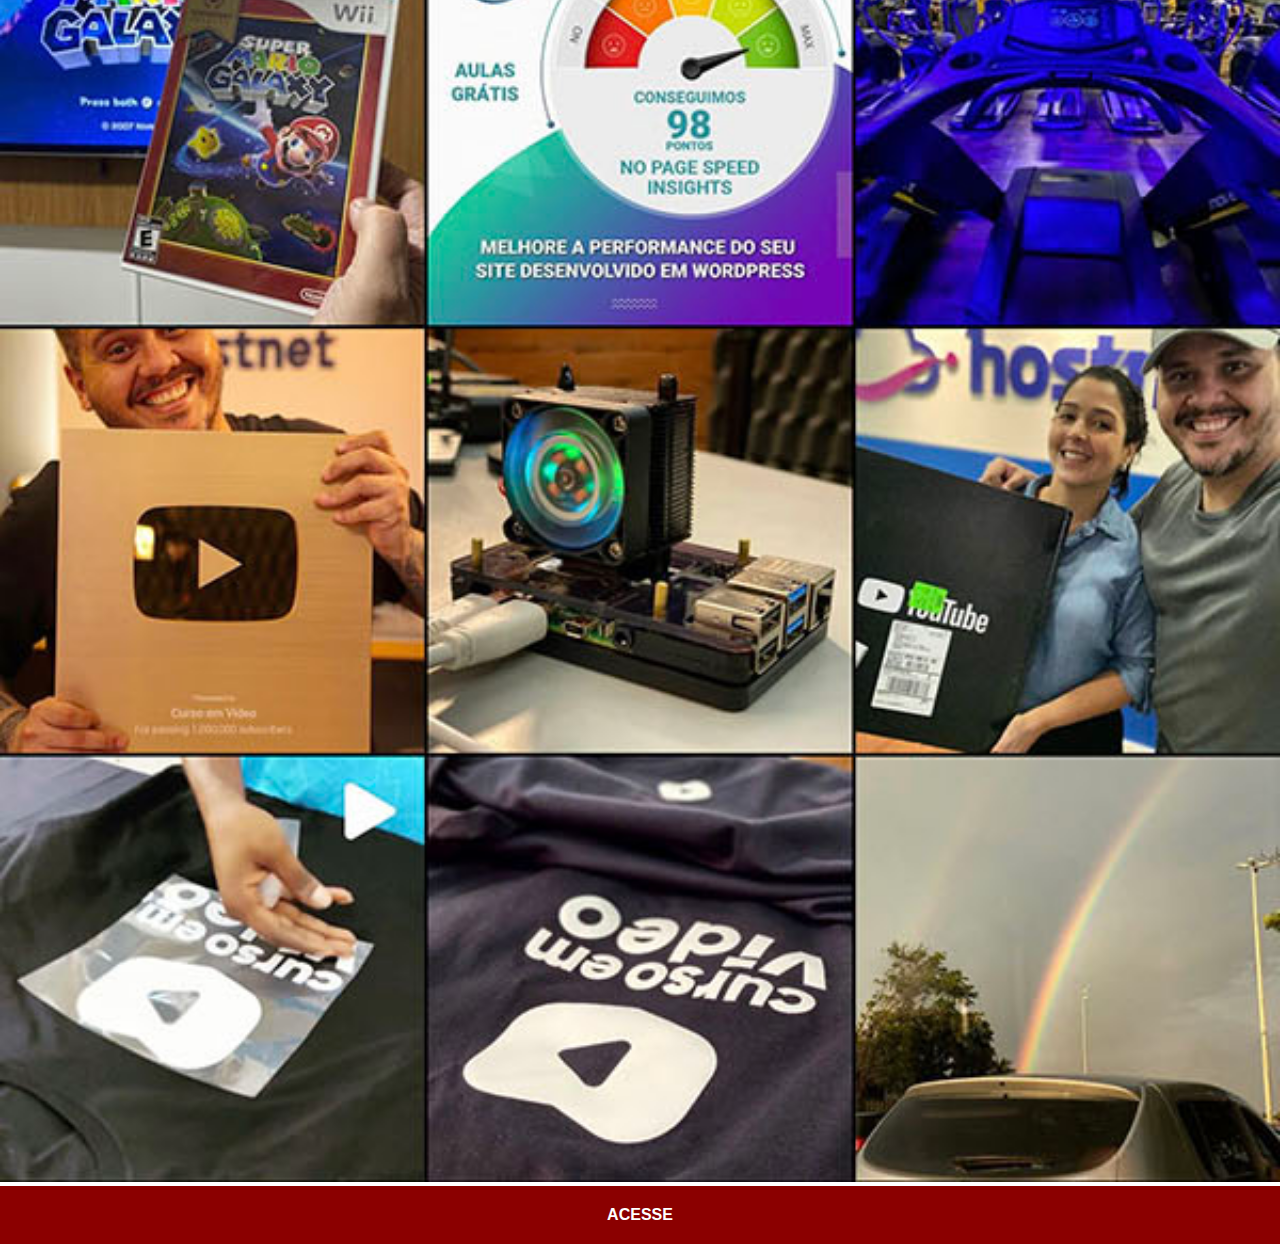
<file: instagram.html>
<!DOCTYPE html>
<html lang="pt-br">
<head>
    <meta charset="UTF-8">
    <meta name="viewport" content="width=device-width, initial-scale=1.0">
    <title>Instagram</title>
    <link rel="stylesheet" href="estilos/social.css">
</head>
<body>
    <img src="imagens/tela-instagram.jpg" alt="">
    <a href="https://instagram.com/gustavoguanabara/" target="_blank">ACESSE</a>
</body>
</html>
</file>
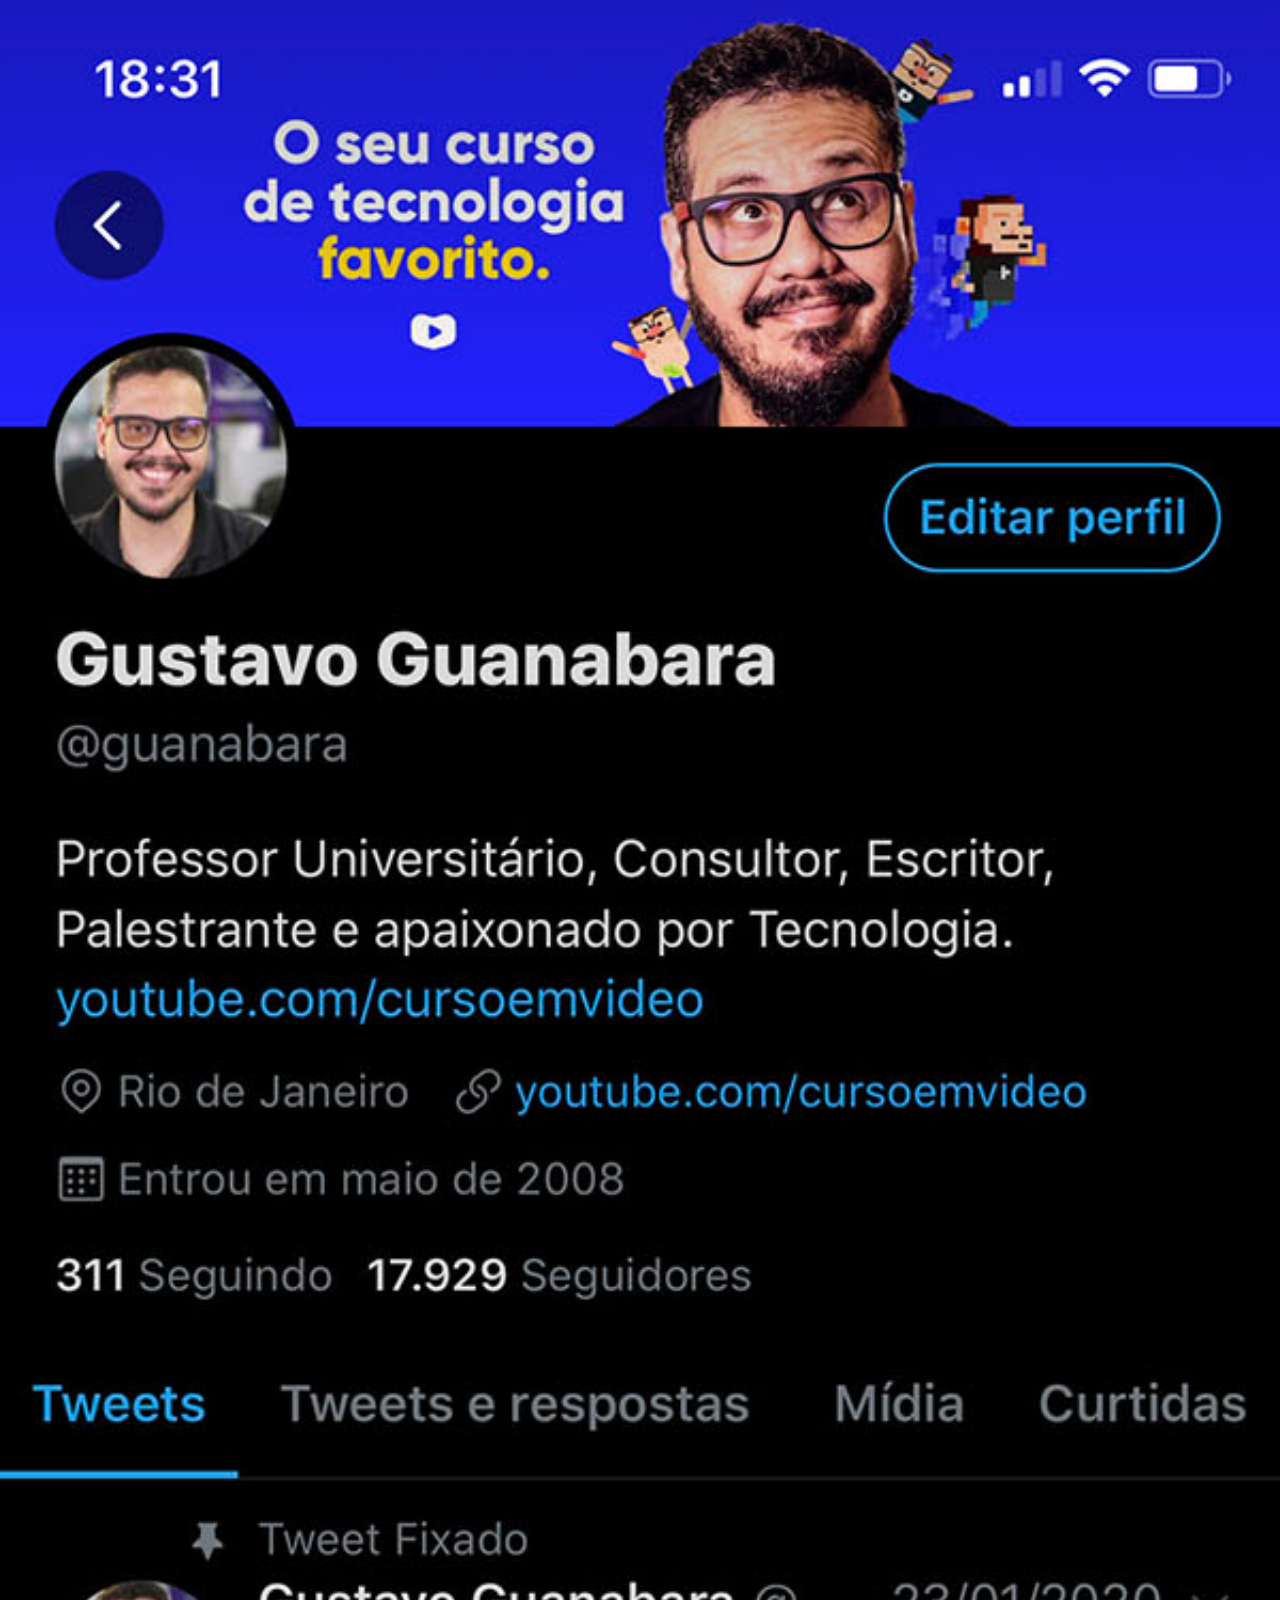
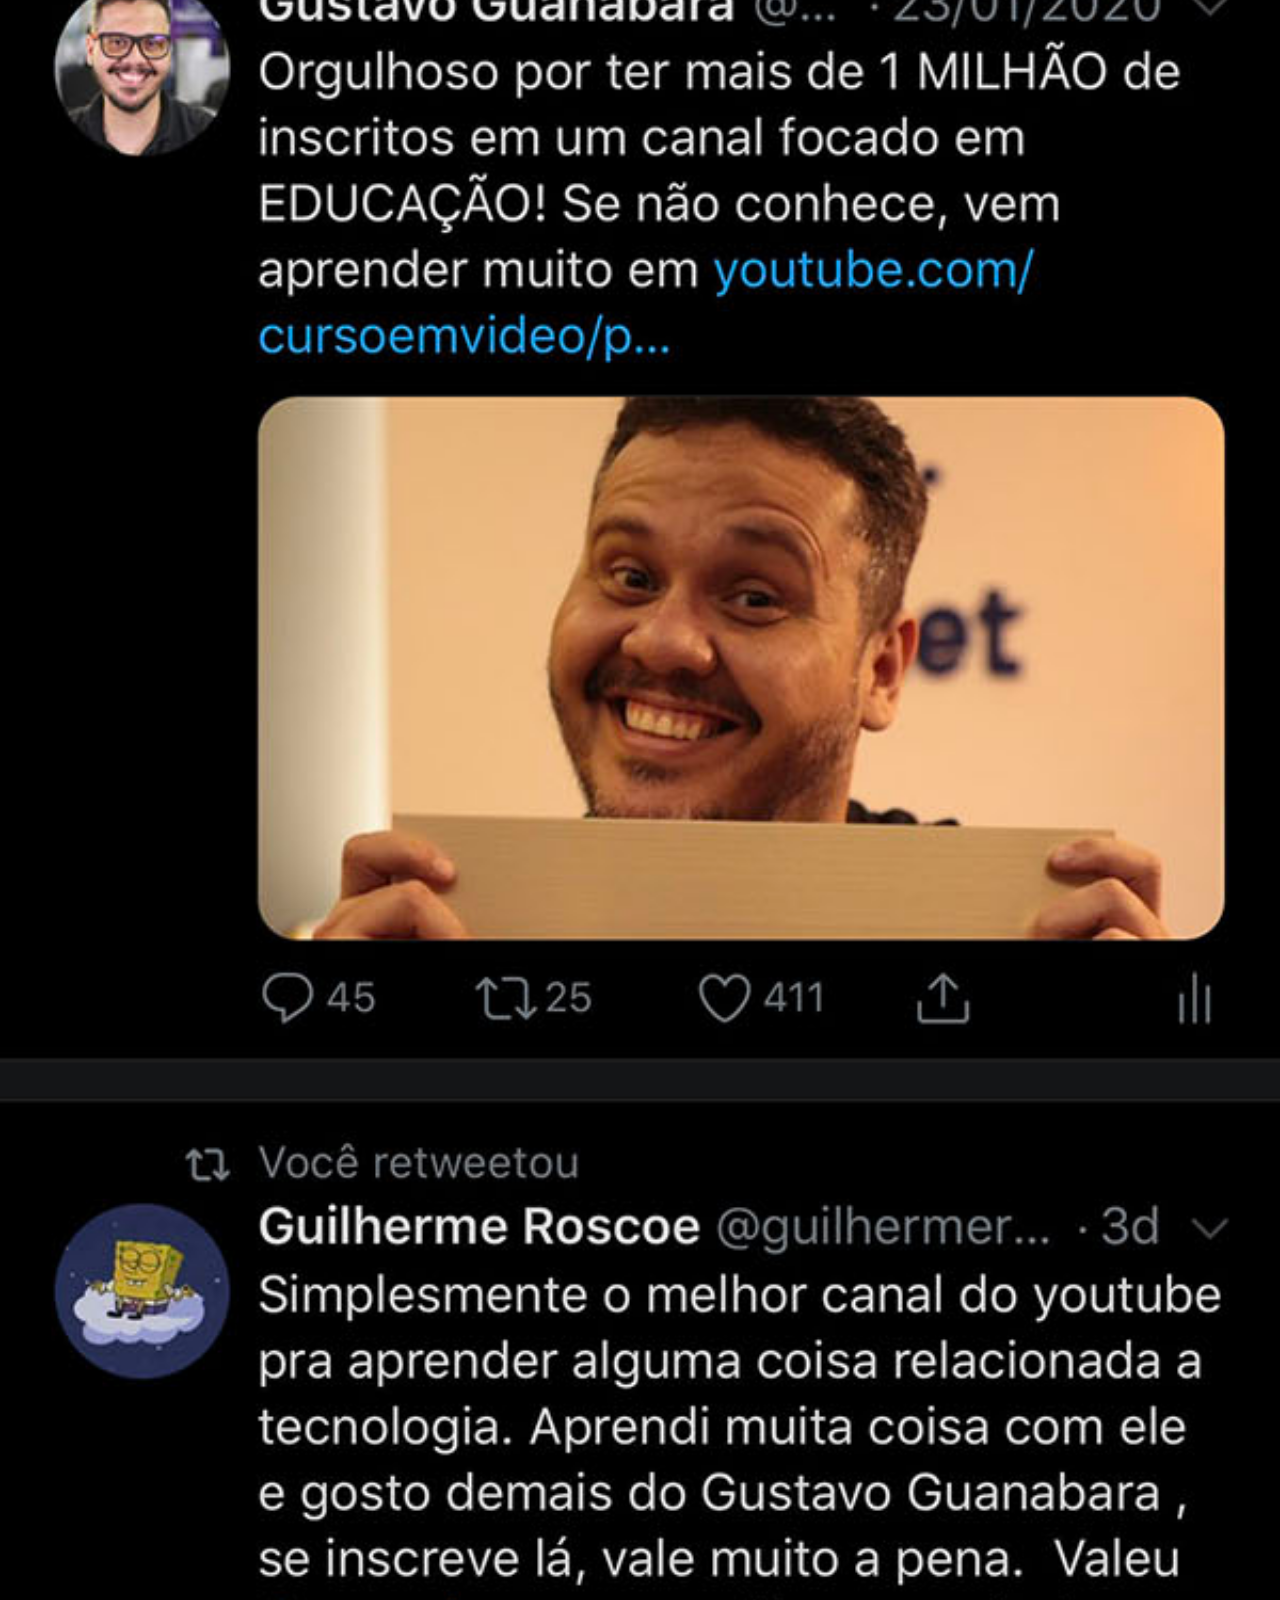
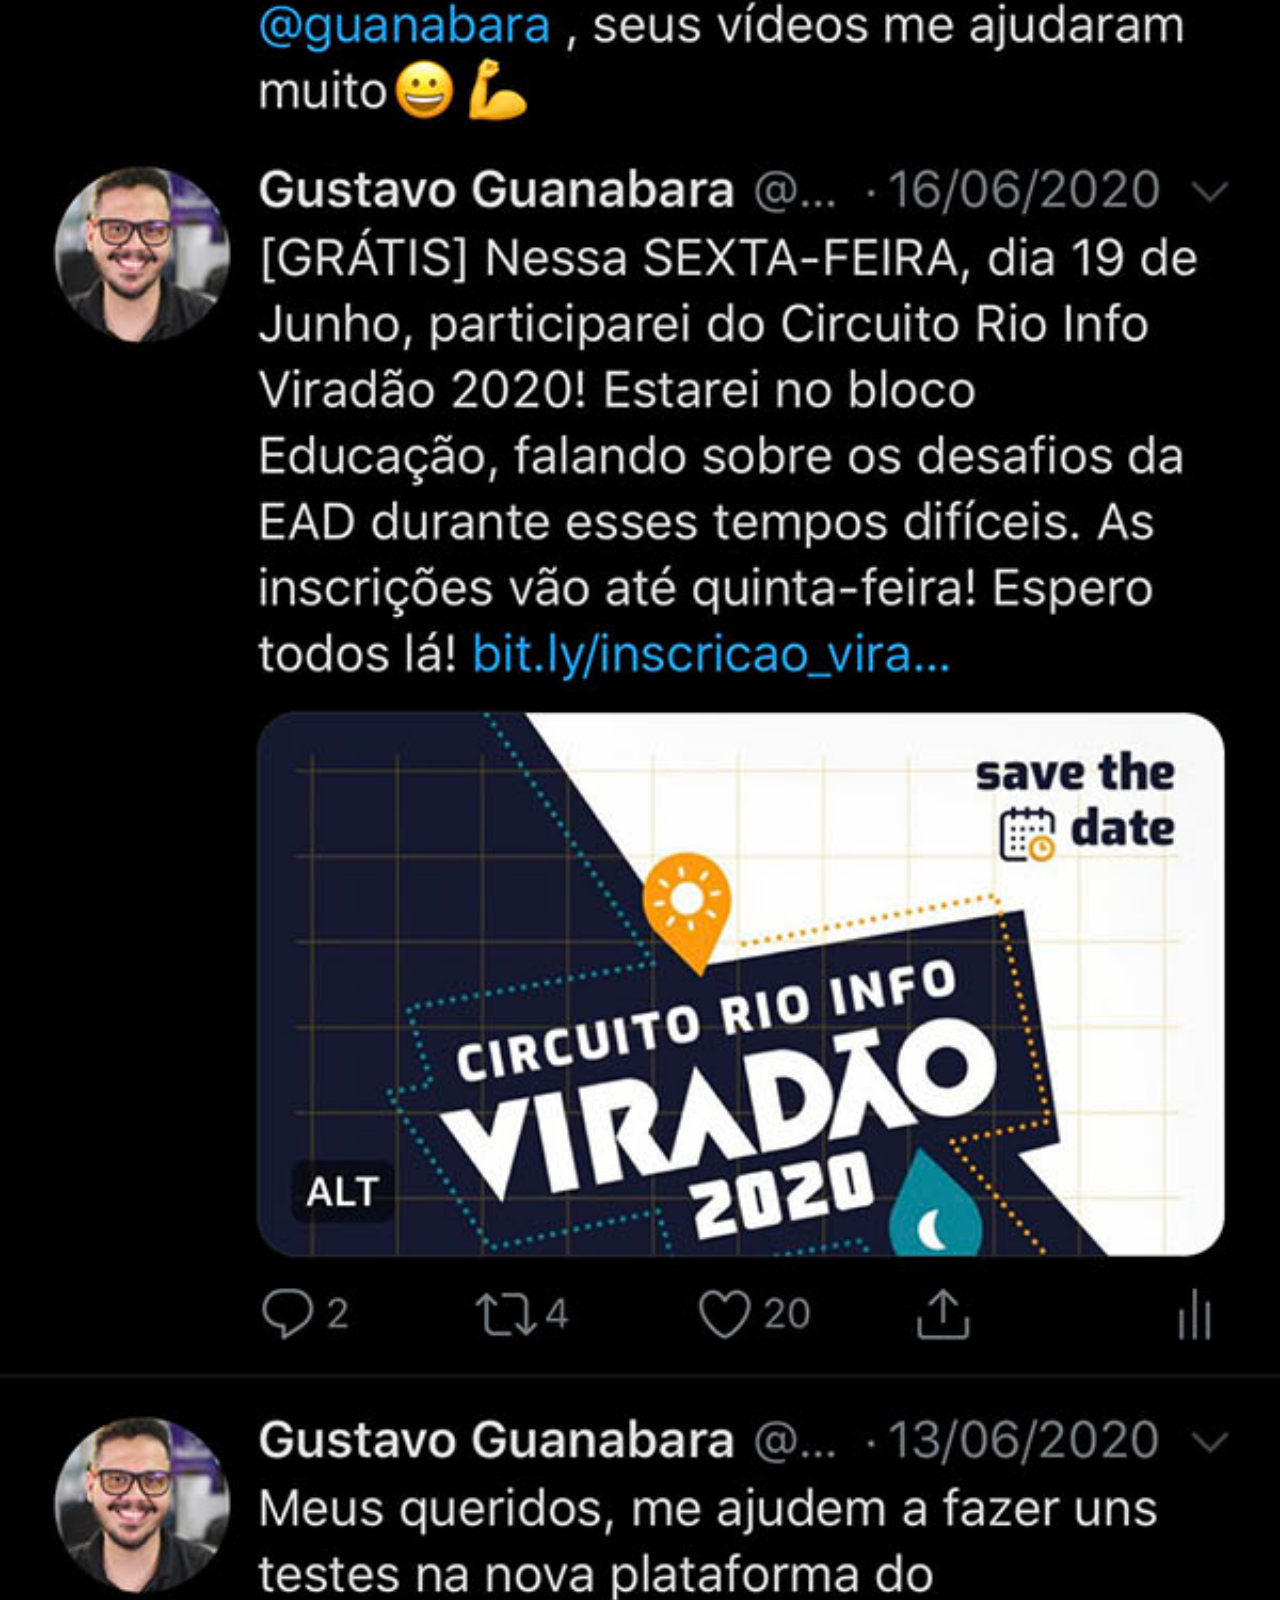
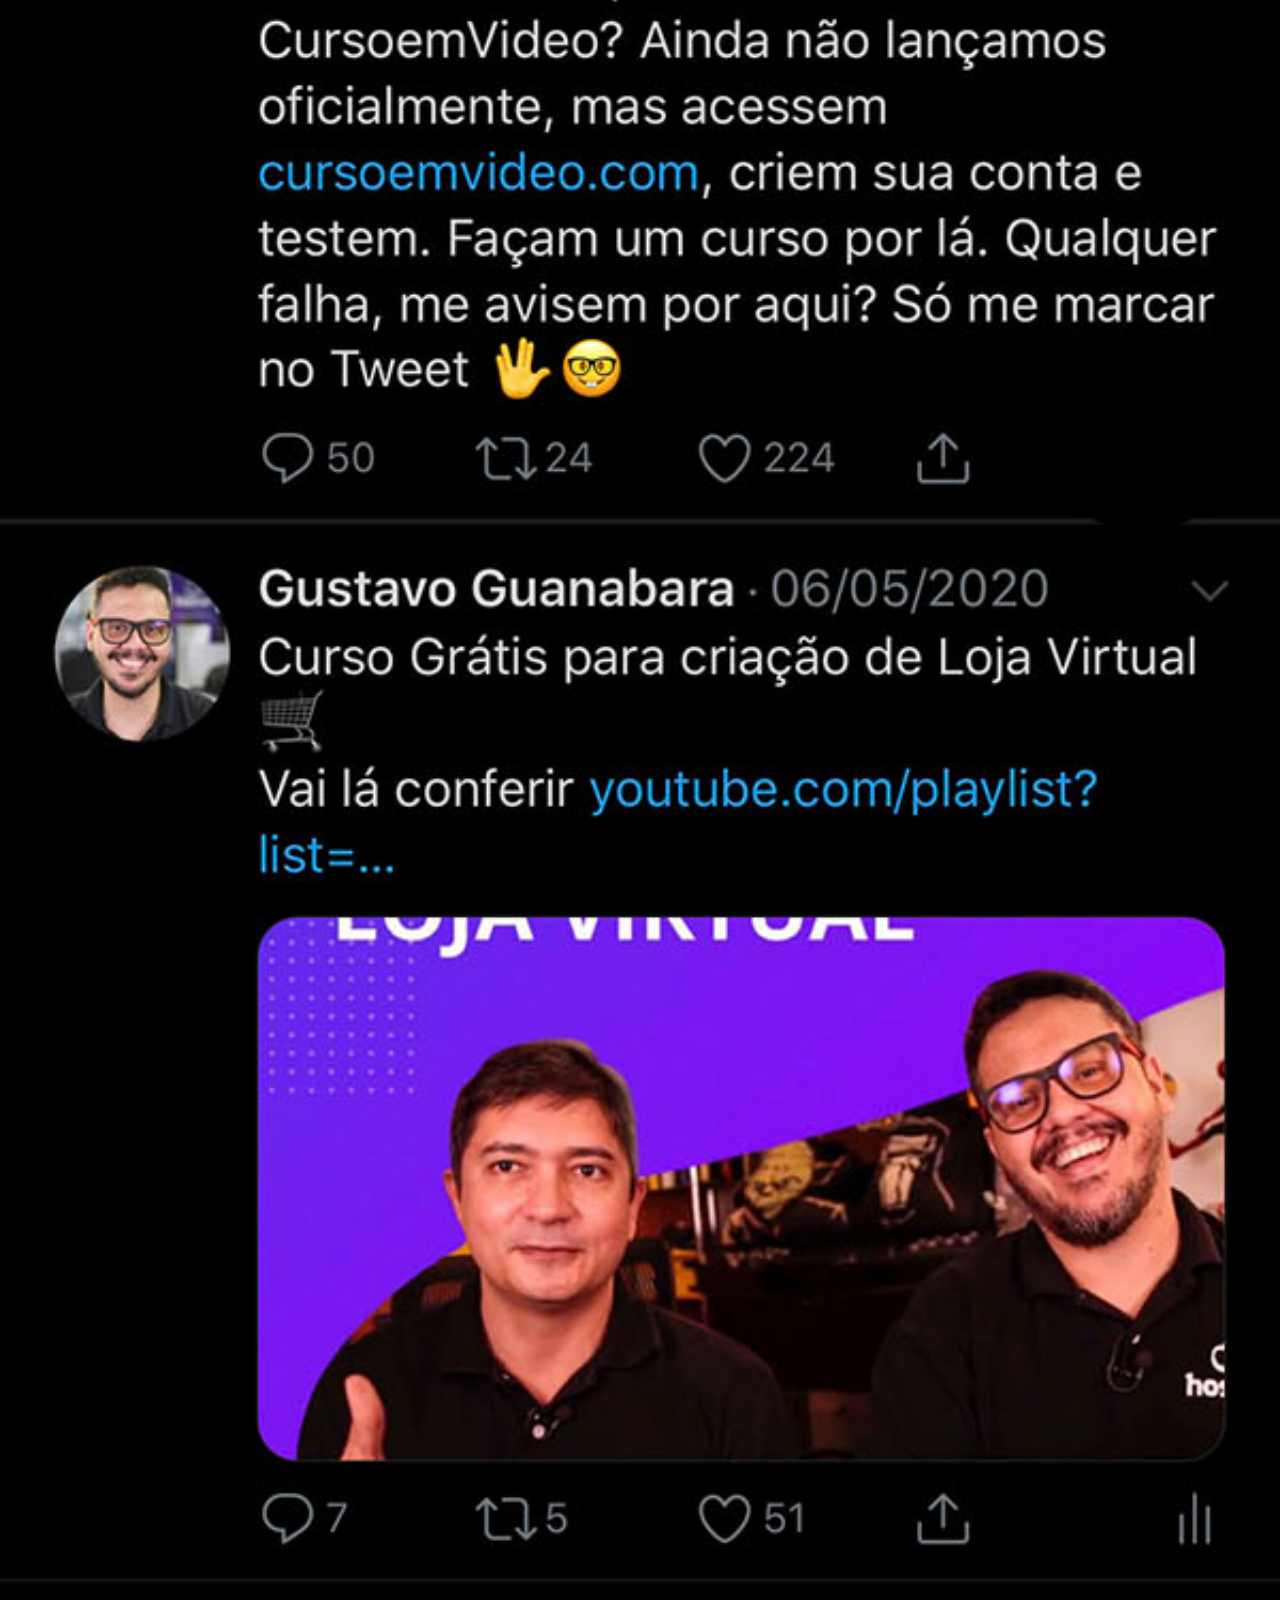
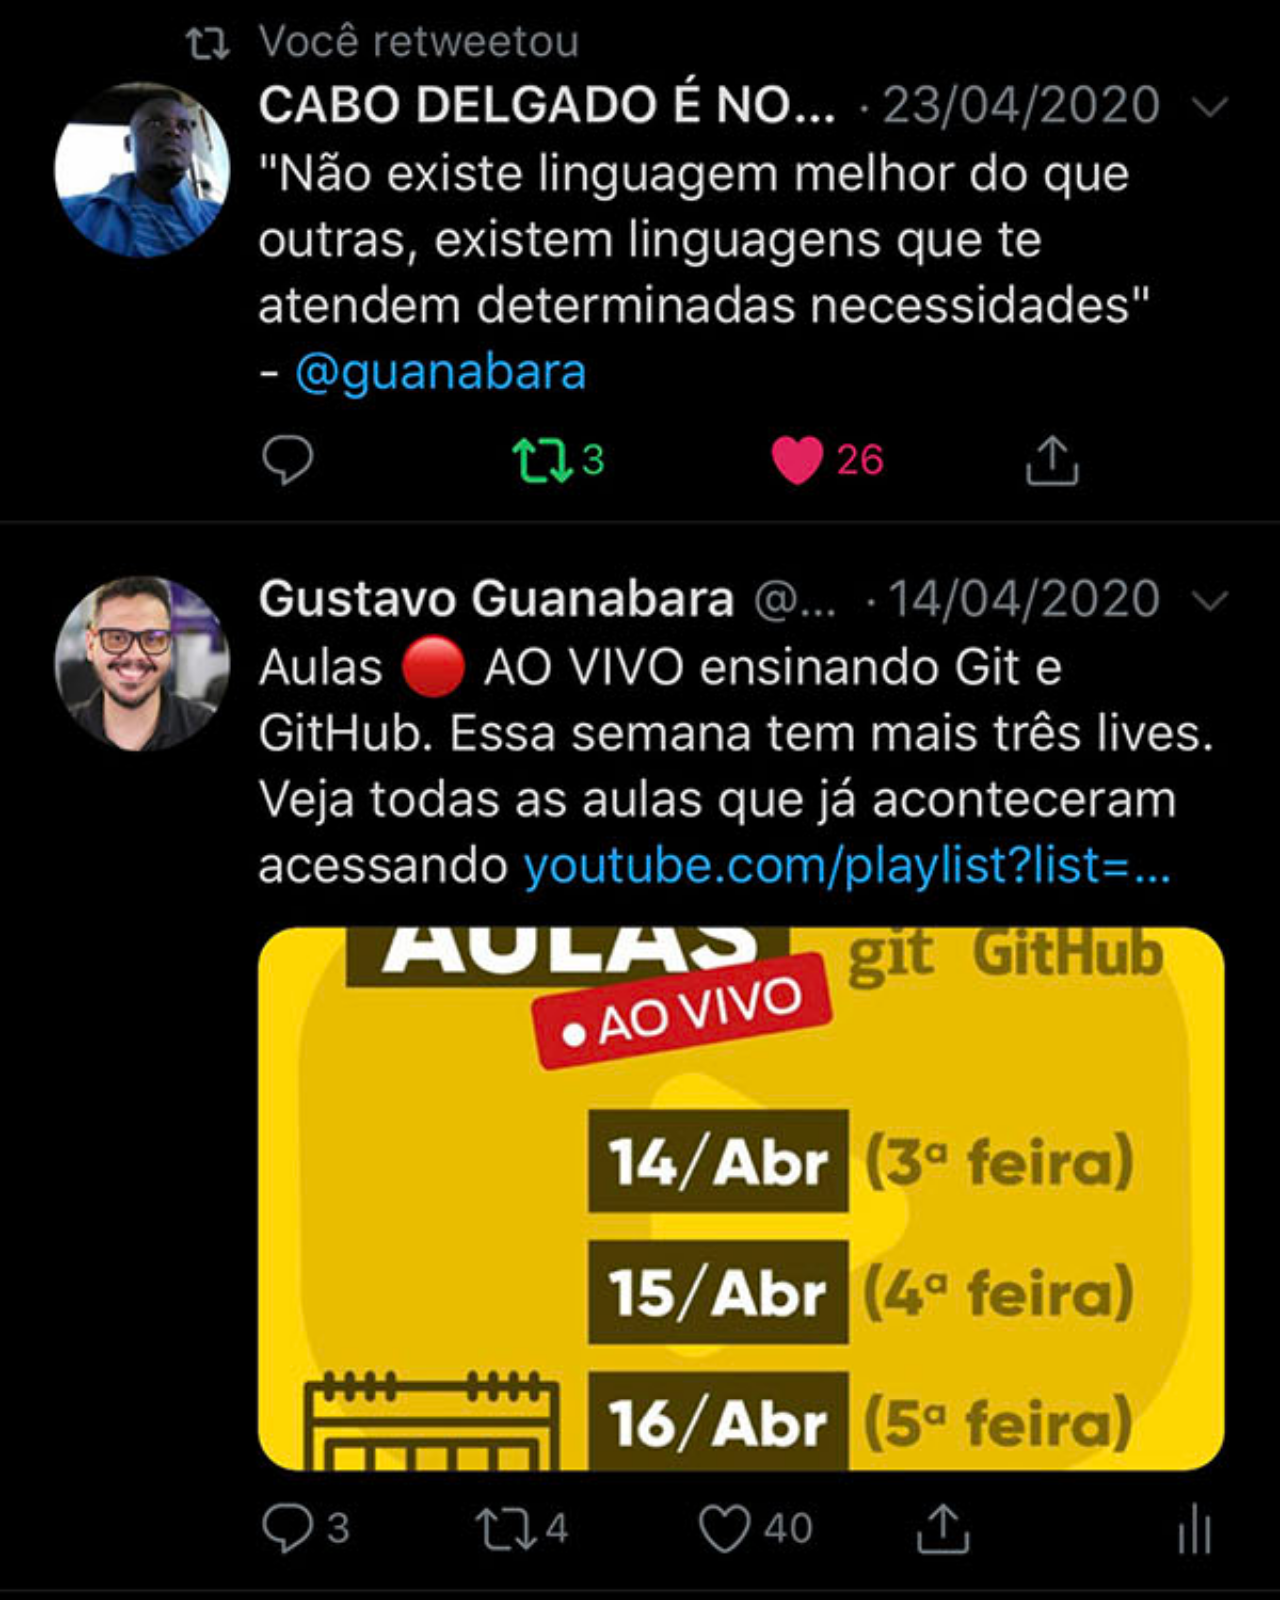
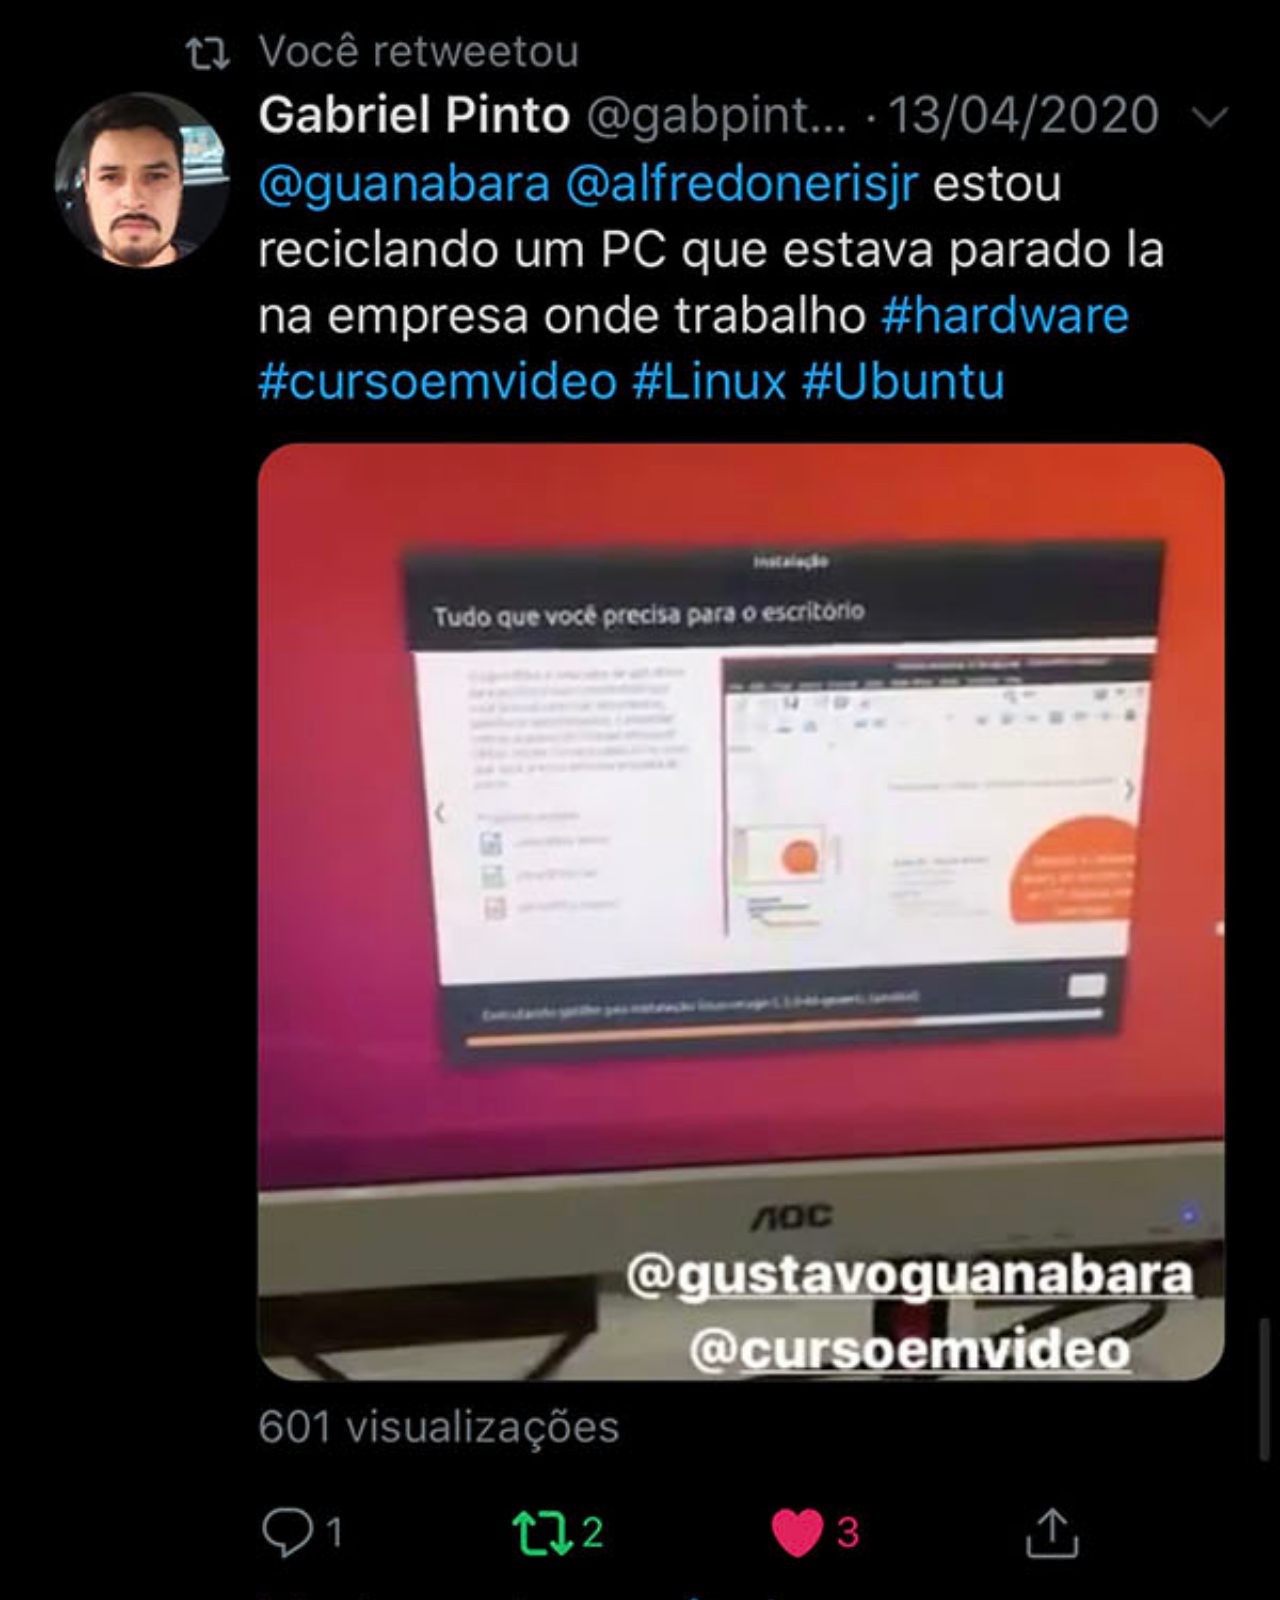
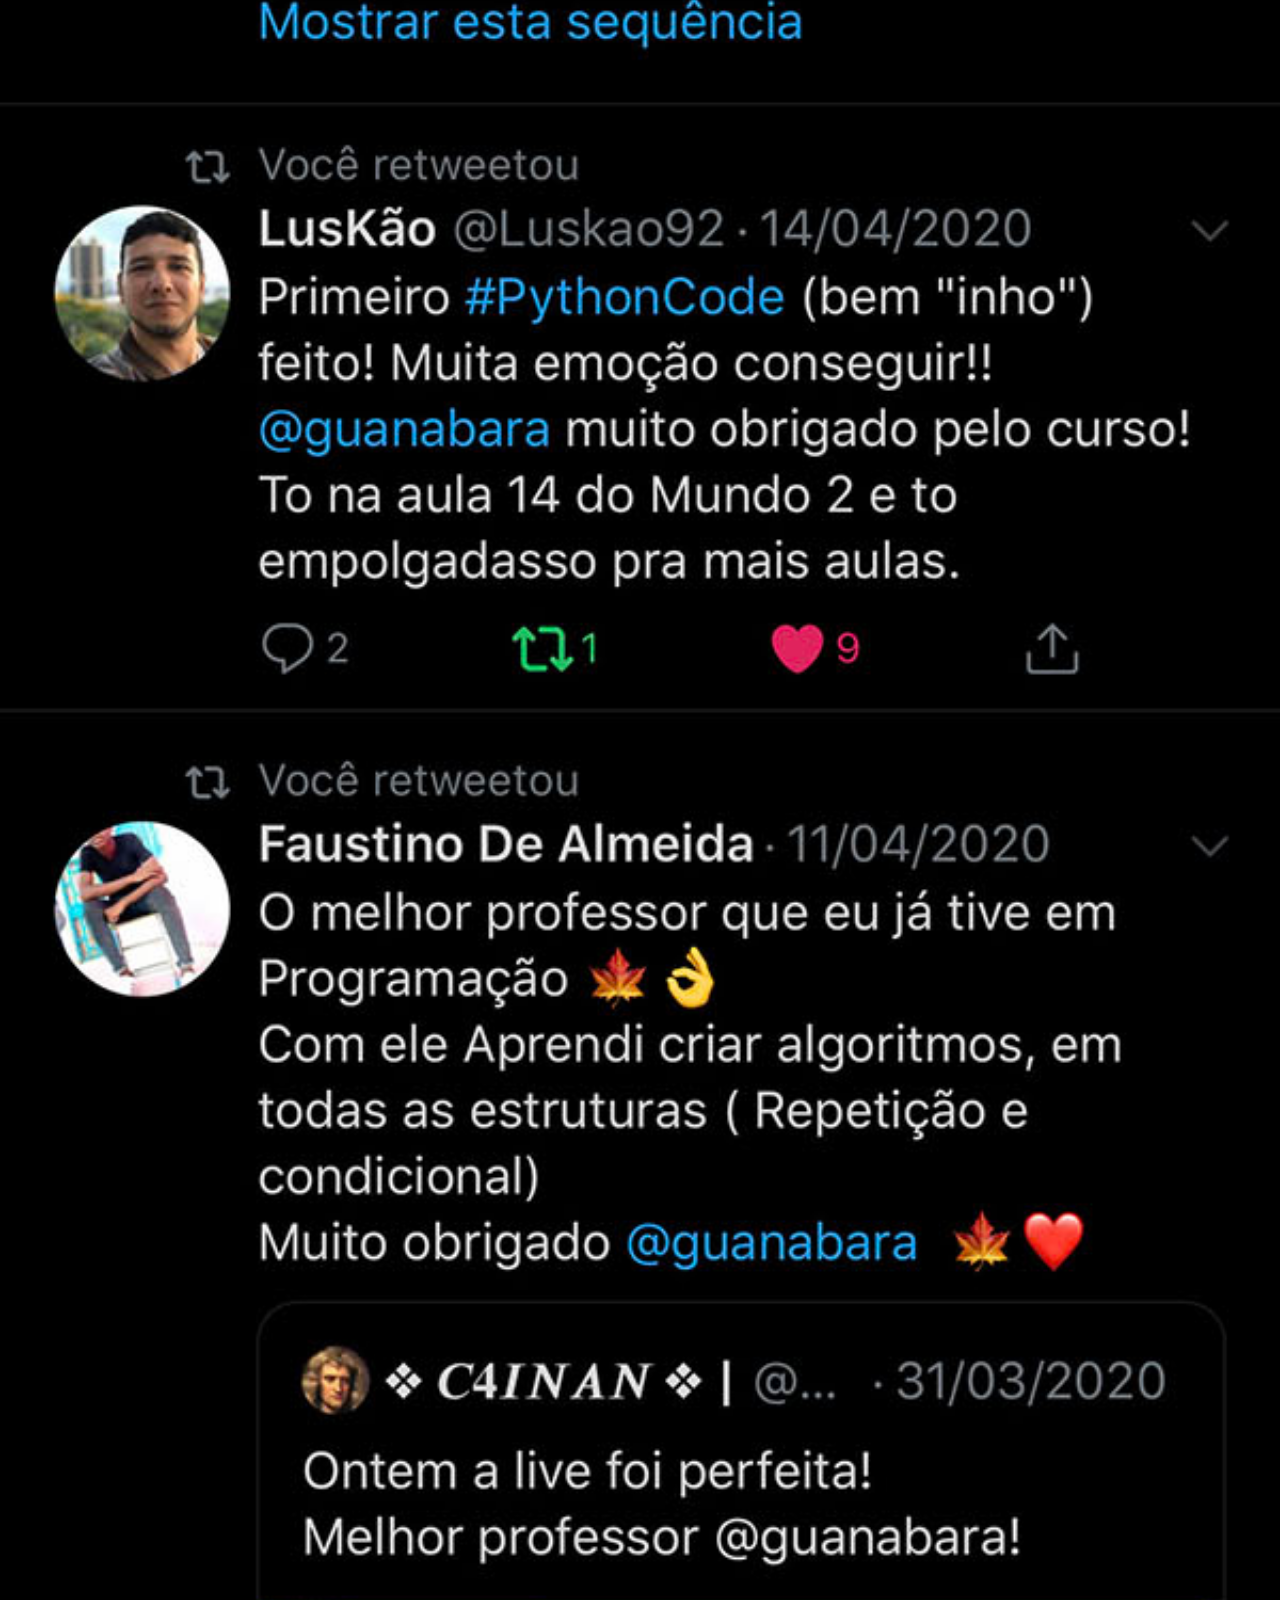
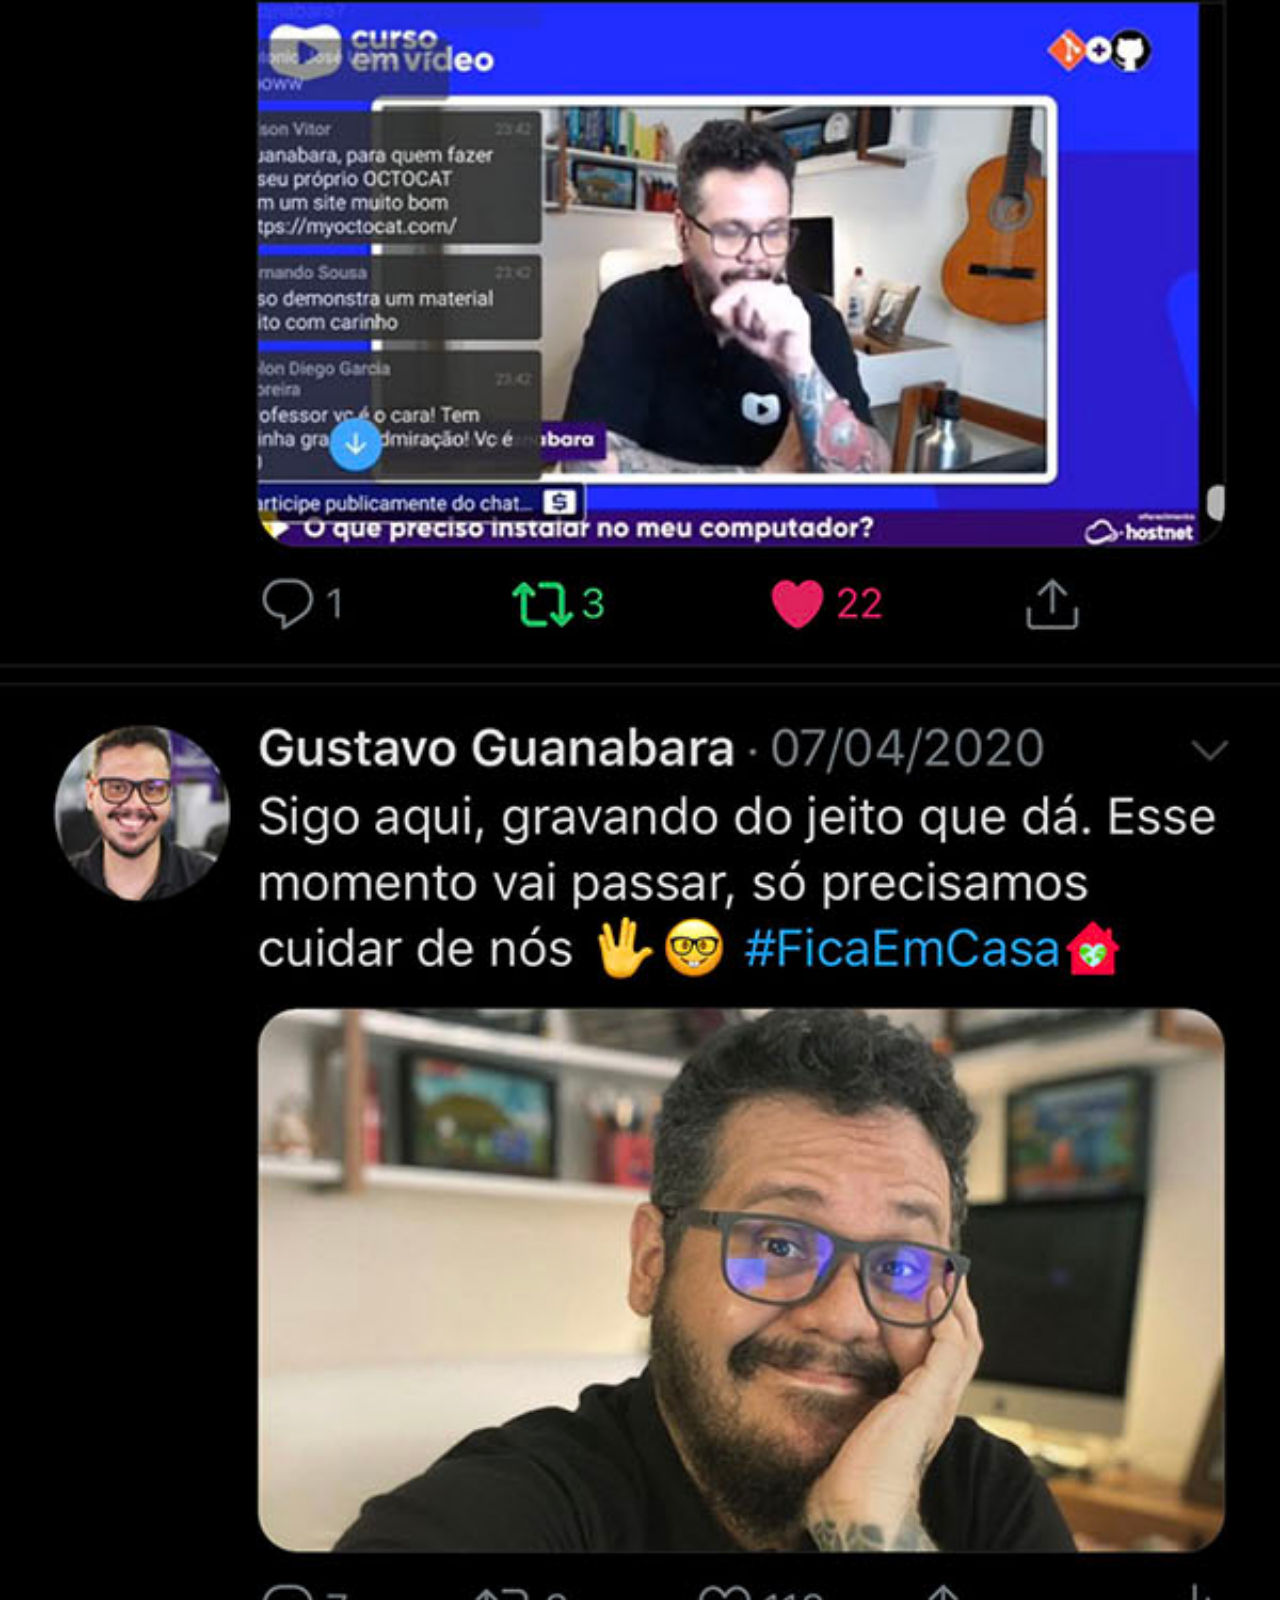
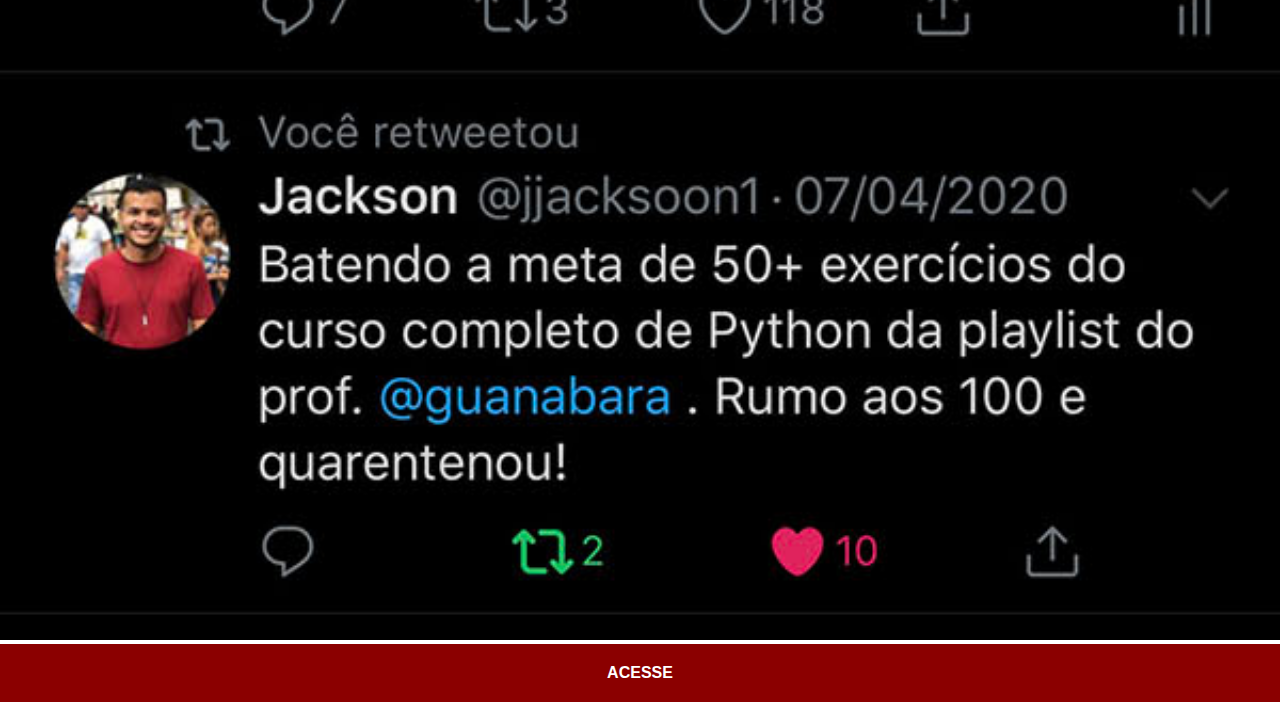
<file: twitter.html>
<!DOCTYPE html>
<html lang="pt-br">
<head>
    <meta charset="UTF-8">
    <meta name="viewport" content="width=device-width, initial-scale=1.0">
    <title>Twitter</title>
    <link rel="stylesheet" href="estilos/social.css">
</head>
<body>
    <img src="imagens/tela-twitter.jpg" alt="twitter">
    <a href="#">ACESSE</a>
</body>
</html>
</file>
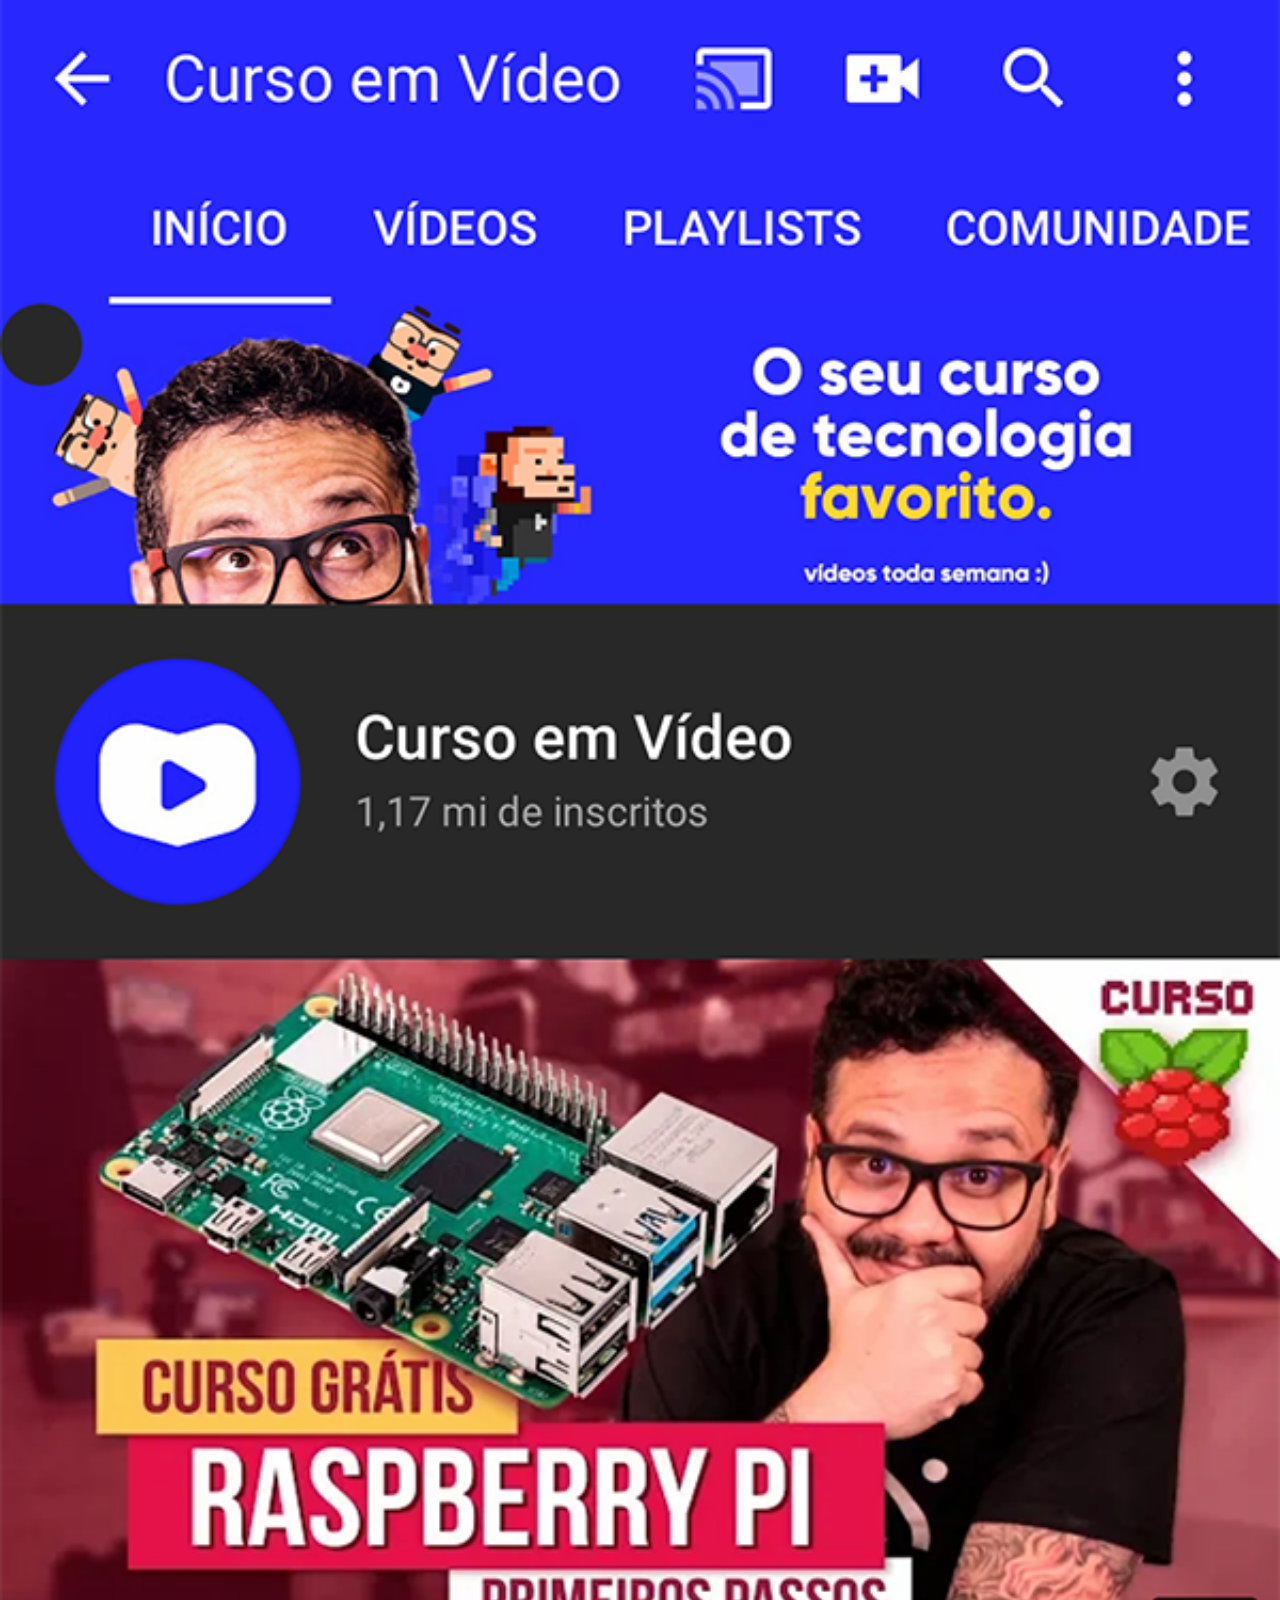
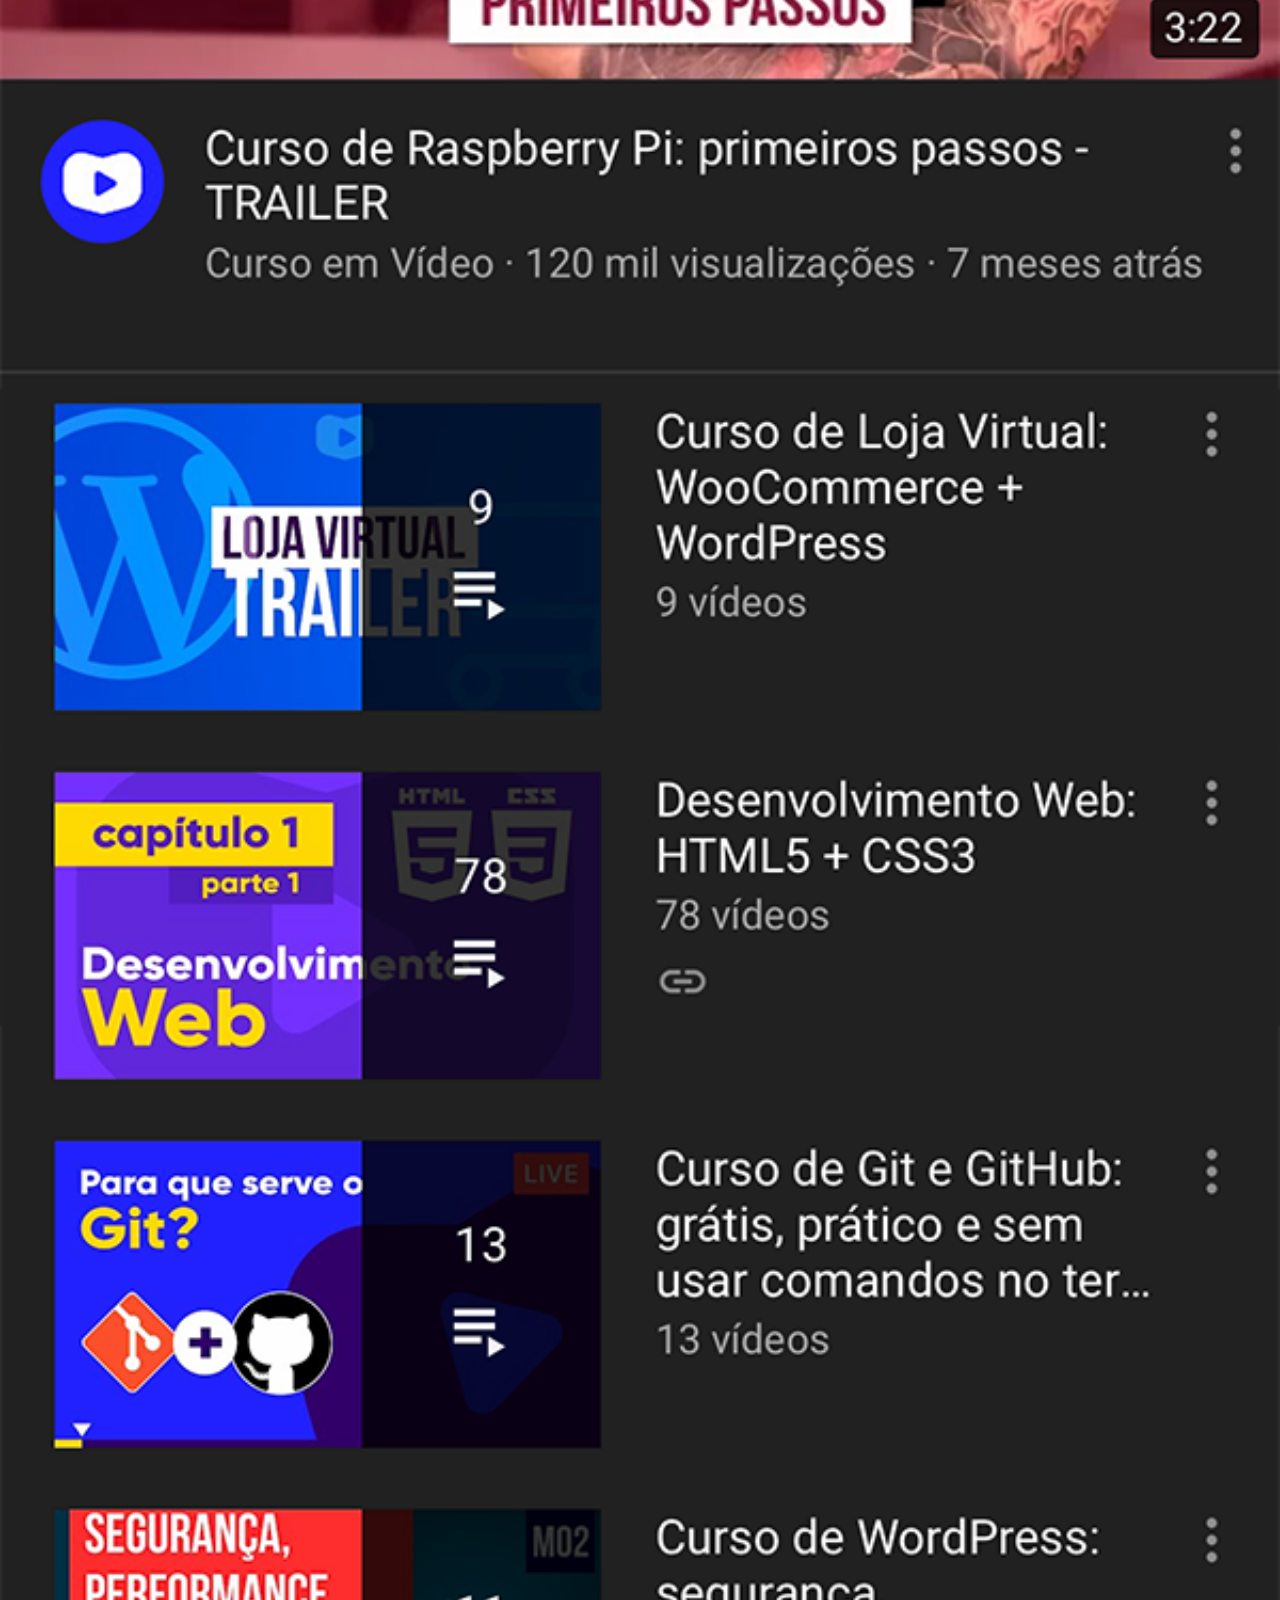
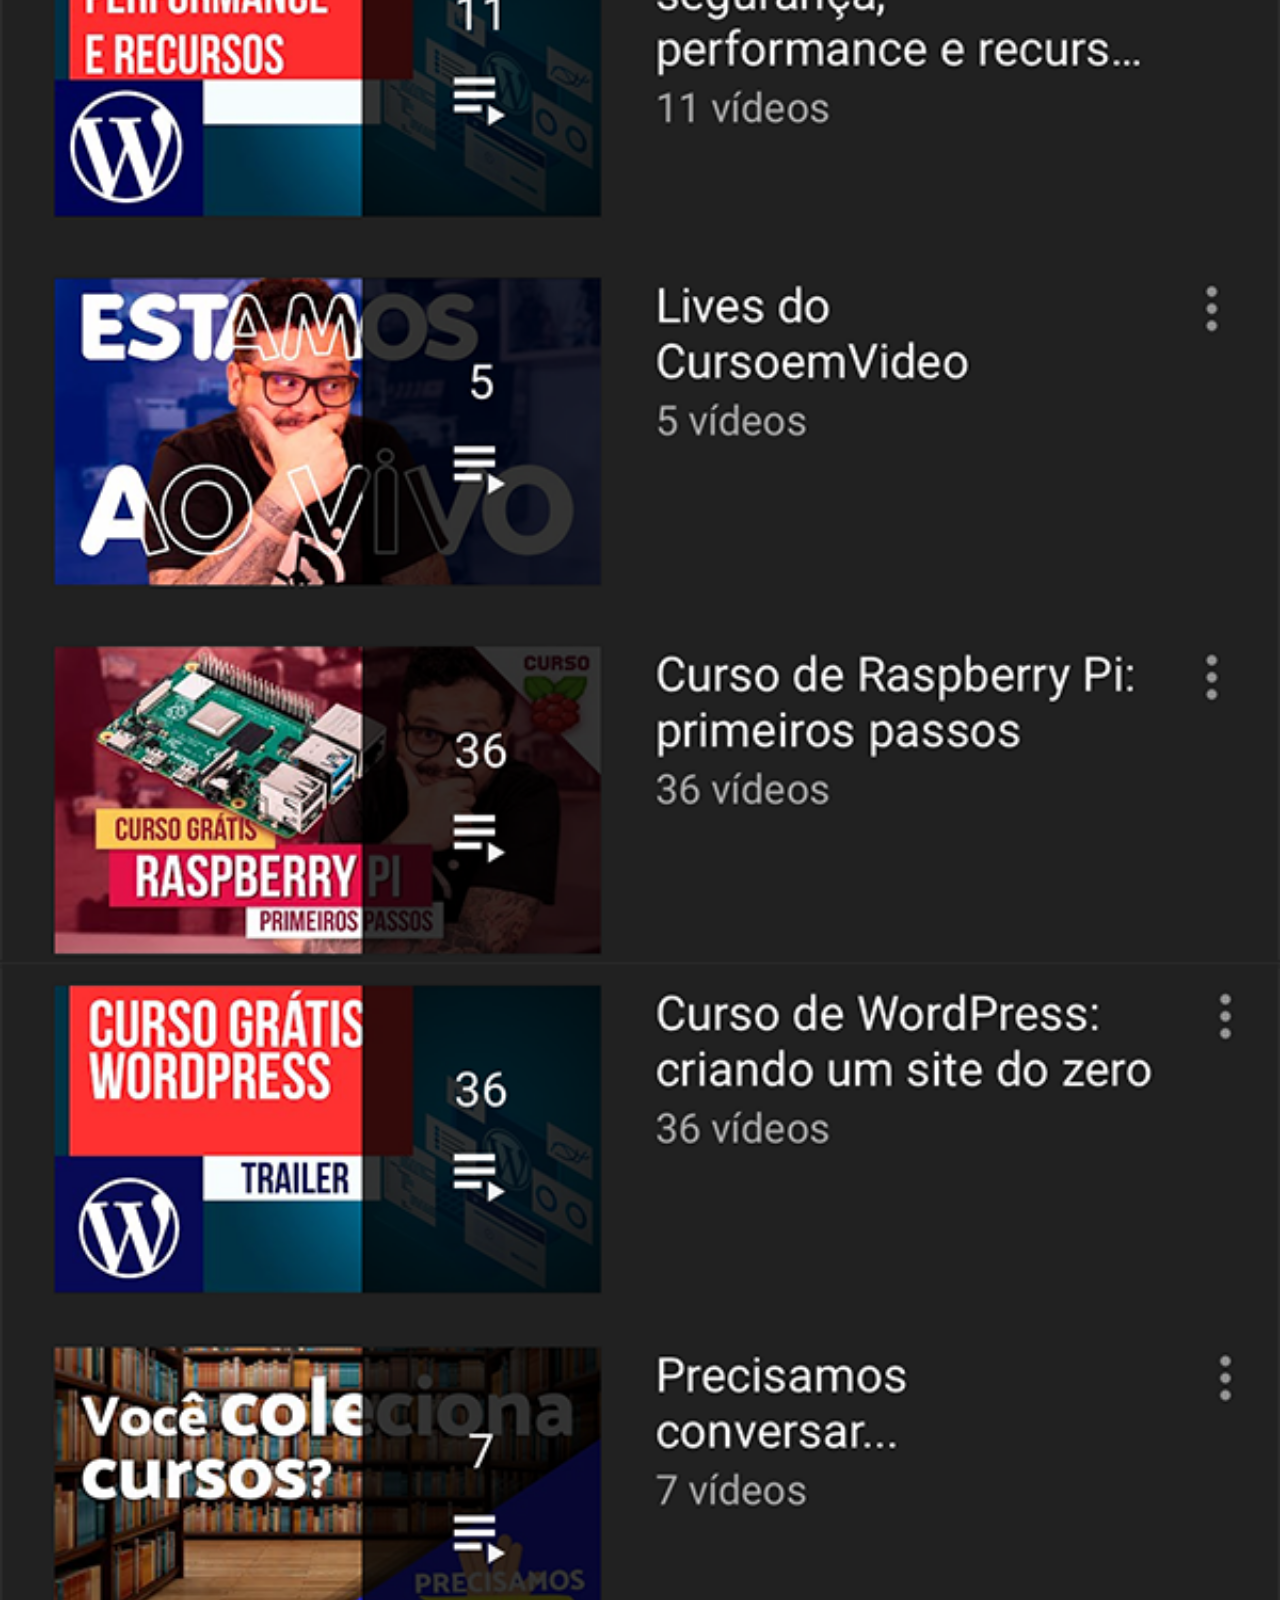
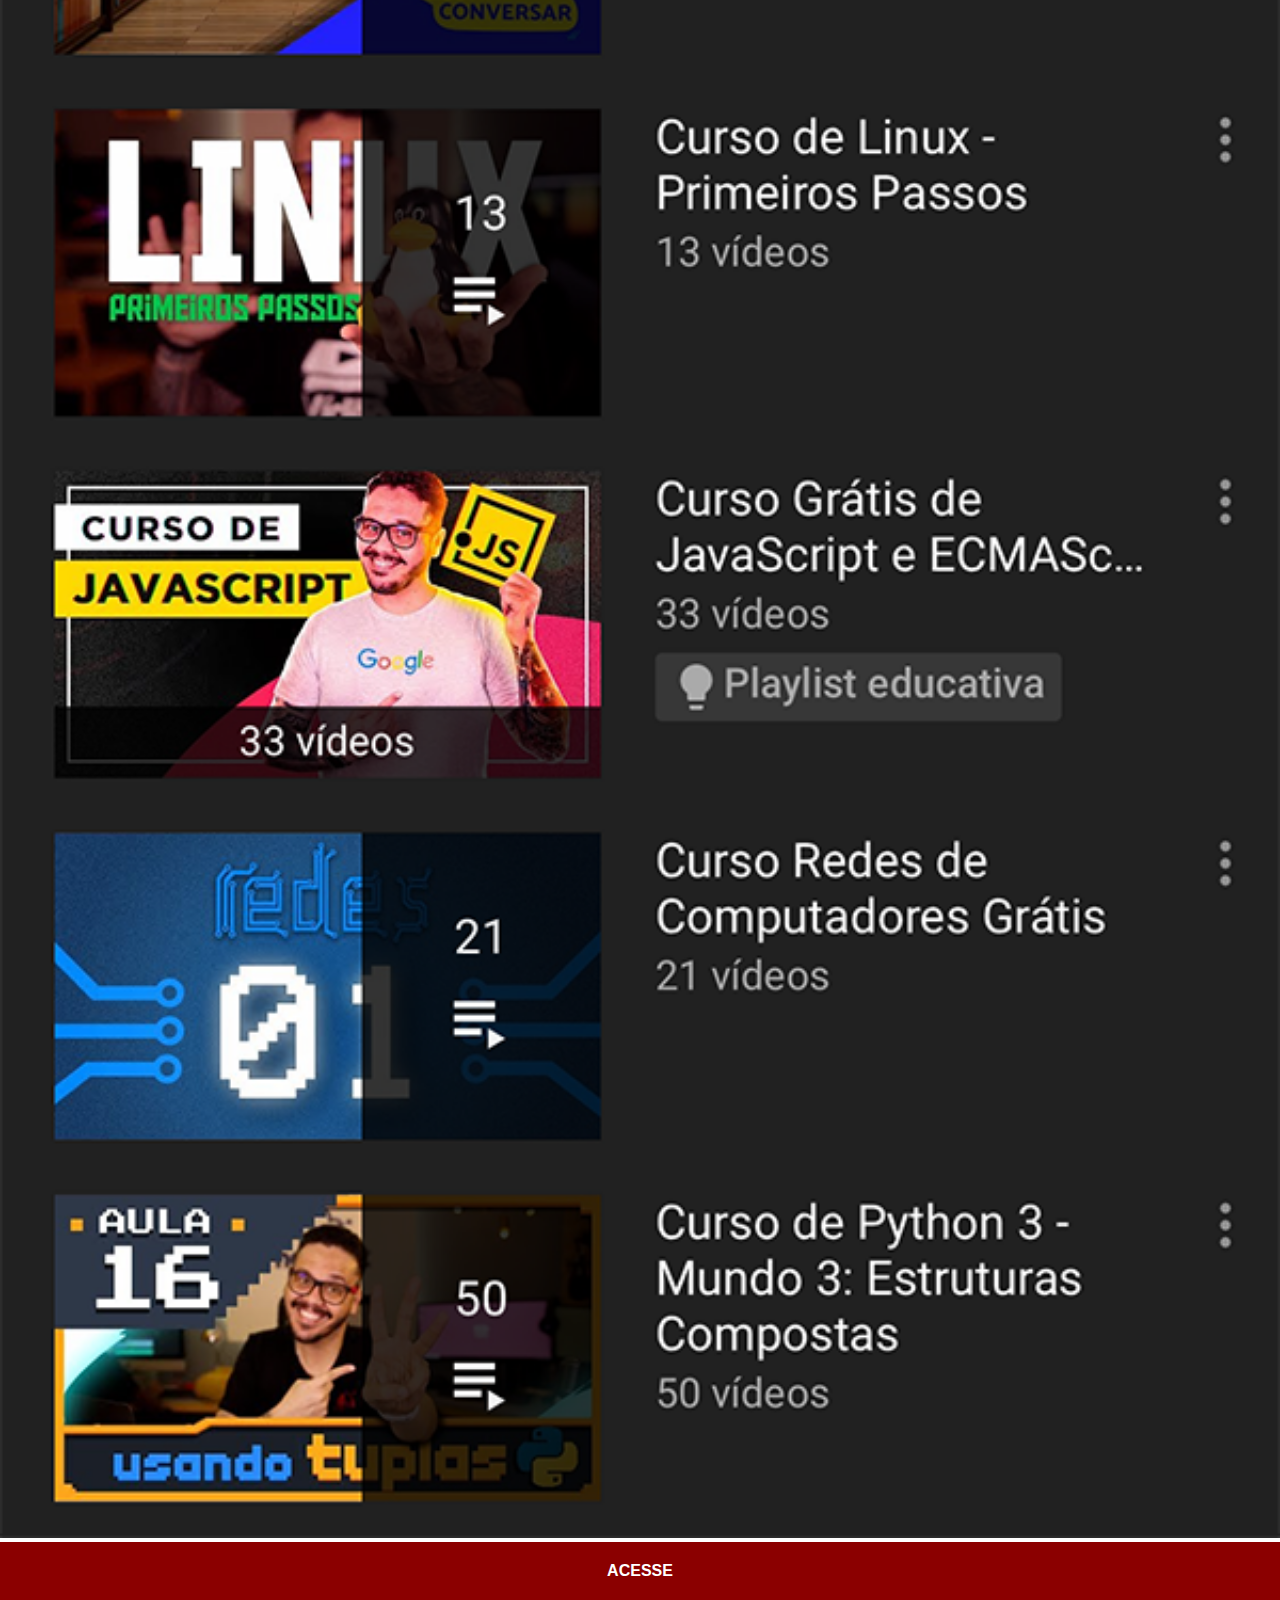
<file: youtube.html>
<!DOCTYPE html>
<html lang="pt-br">
<head>
    <meta charset="UTF-8">
    <meta name="viewport" content="width=device-width, initial-scale=1.0">
    <title>Youtube</title>
    <link rel="stylesheet" href="estilos/social.css">
</head>
<body>
    <img src="imagens/tela-youtube.png" alt="">
    <a href="https://www.youtube.com/user/cursosemvideo/playlists" target="_blank">ACESSE</a>
</body>
</html>
</file>
<file: estilos/style.css>
@charset "UTF-8";

*{
    margin: 0px;
    padding: 0px;
    font-family: Arial, Helvetica, sans-serif;
}

html, body{
    width: 100vw;
    height: 100vh;
    background-color: black;
}

body{
    background-image: url(../imagens/fundo-madeira.jpg);
    background-repeat: no-repeat;
    background-position: top center;
    background-size: cover;
    background-attachment: fixed;
}

main{
    position: relative;
    height: 100vh;
}

section#telefone{
    position: absolute;
    top: 50%;
    left: 50%;
    transform: translate(-50%, -50%);

    width: 311px;
    height: 627px;
    background-image: url(../imagens/frame-iphone.png);
    background-repeat: no-repeat;

}

iframe#tela{
    position: relative;
    top: 79px;
    left: 21px;

    height: 473px;
    width: 270px;
}

section#redes-sociais{
    text-align: right;
}

section#redes-sociais img{

    margin: 15px;
    width: 50px;
    border-radius: 50%;
    box-shadow: 2px 2px 2px rgba(0, 0, 0, 0.600);
    box-sizing: border-box;
}

section#redes-sociais img:hover{
    border: 2px solid rgba(255, 255, 255, 0.6);
    transform: translate(-3px,  -3px);
    box-shadow: 5px 5px 10px rgba(0, 0, 0, 0.600);
    transition: transform .3s, border .1s;
}
</file>
<file: estilos/social.css>
@charset "UTF-8";

*{
    margin: 0px;
    padding: 0px;
    font-family: Arial, Helvetica, sans-serif;
}

::-webkit-scrollbar{
    width: 0px;
    height: 0px;
}

img{
    width: 100vw;
}

a{
    color: white;
    display: block;
    background-color: darkred;
    color: white;
    padding: 20px;
    text-align: center;
    font-weight: bolder;
    text-decoration: none;
}
a:hover{
    background-color: red;
}
</file>
